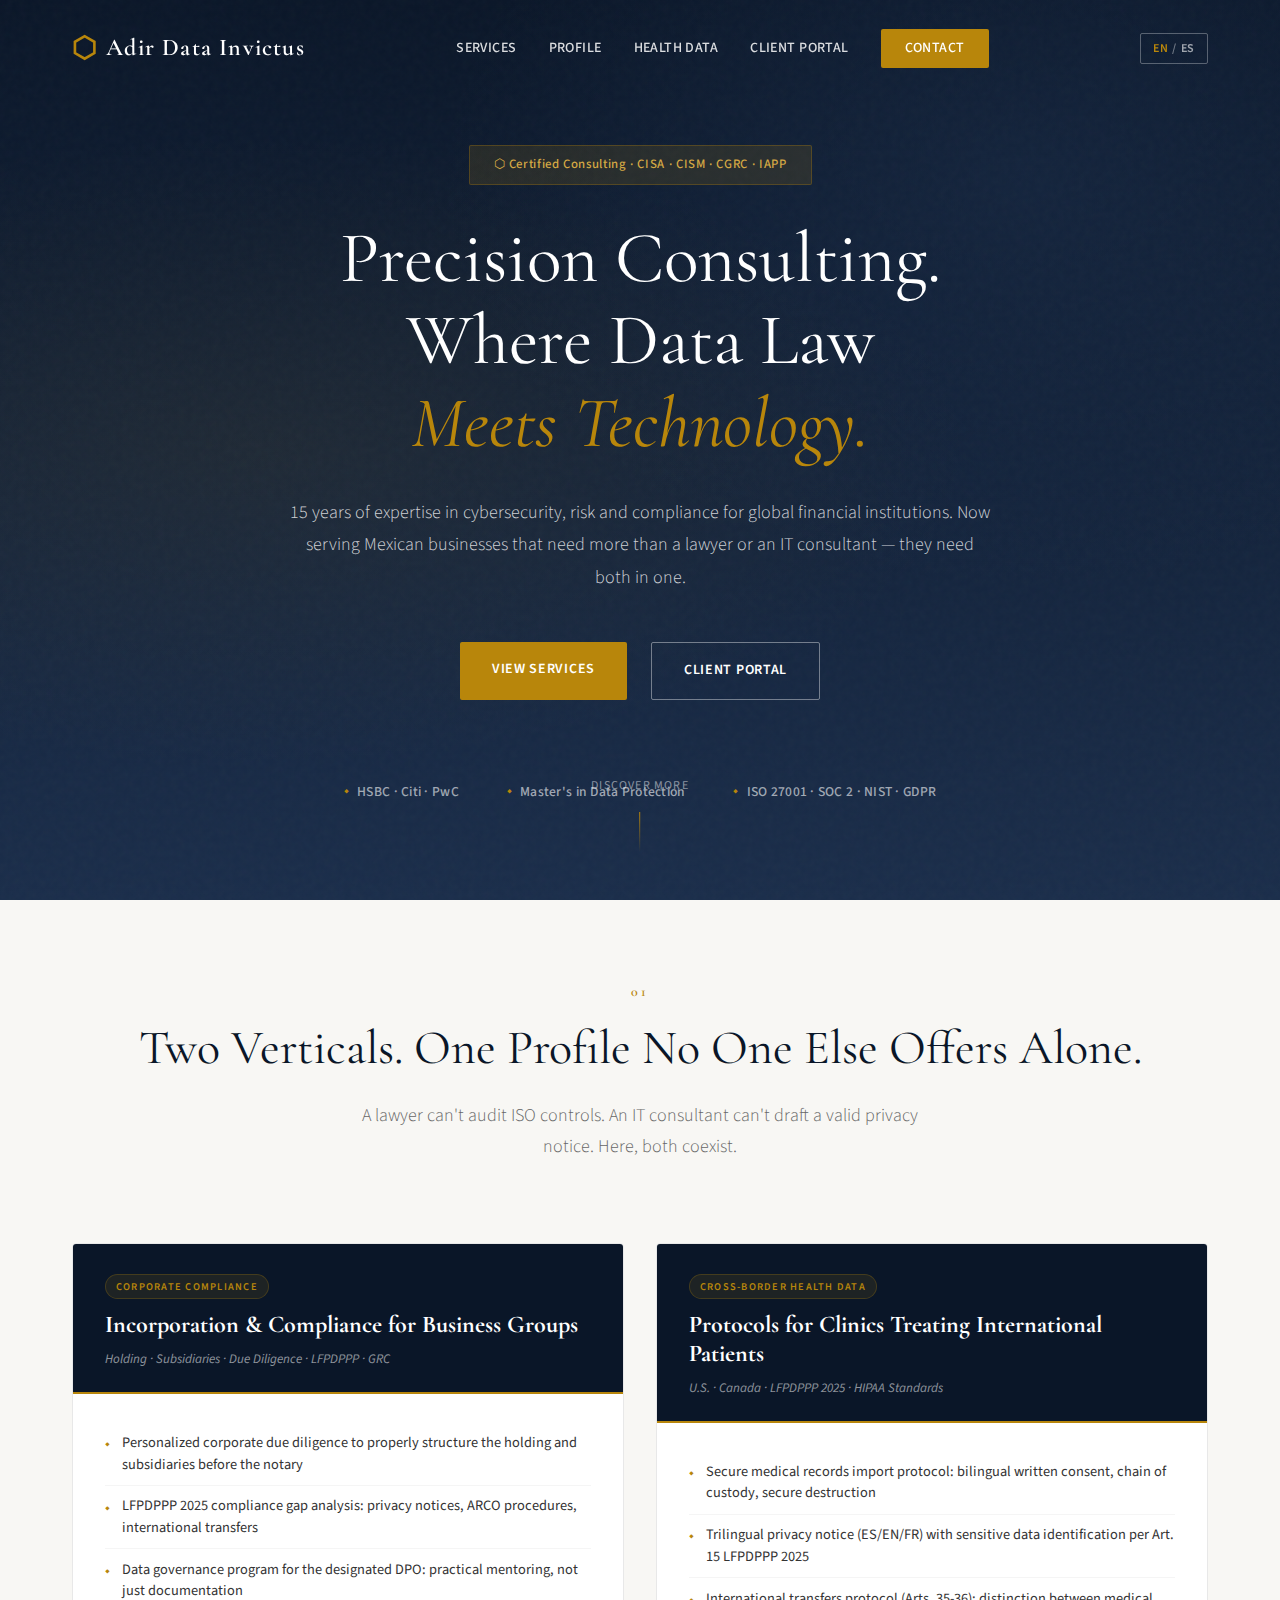
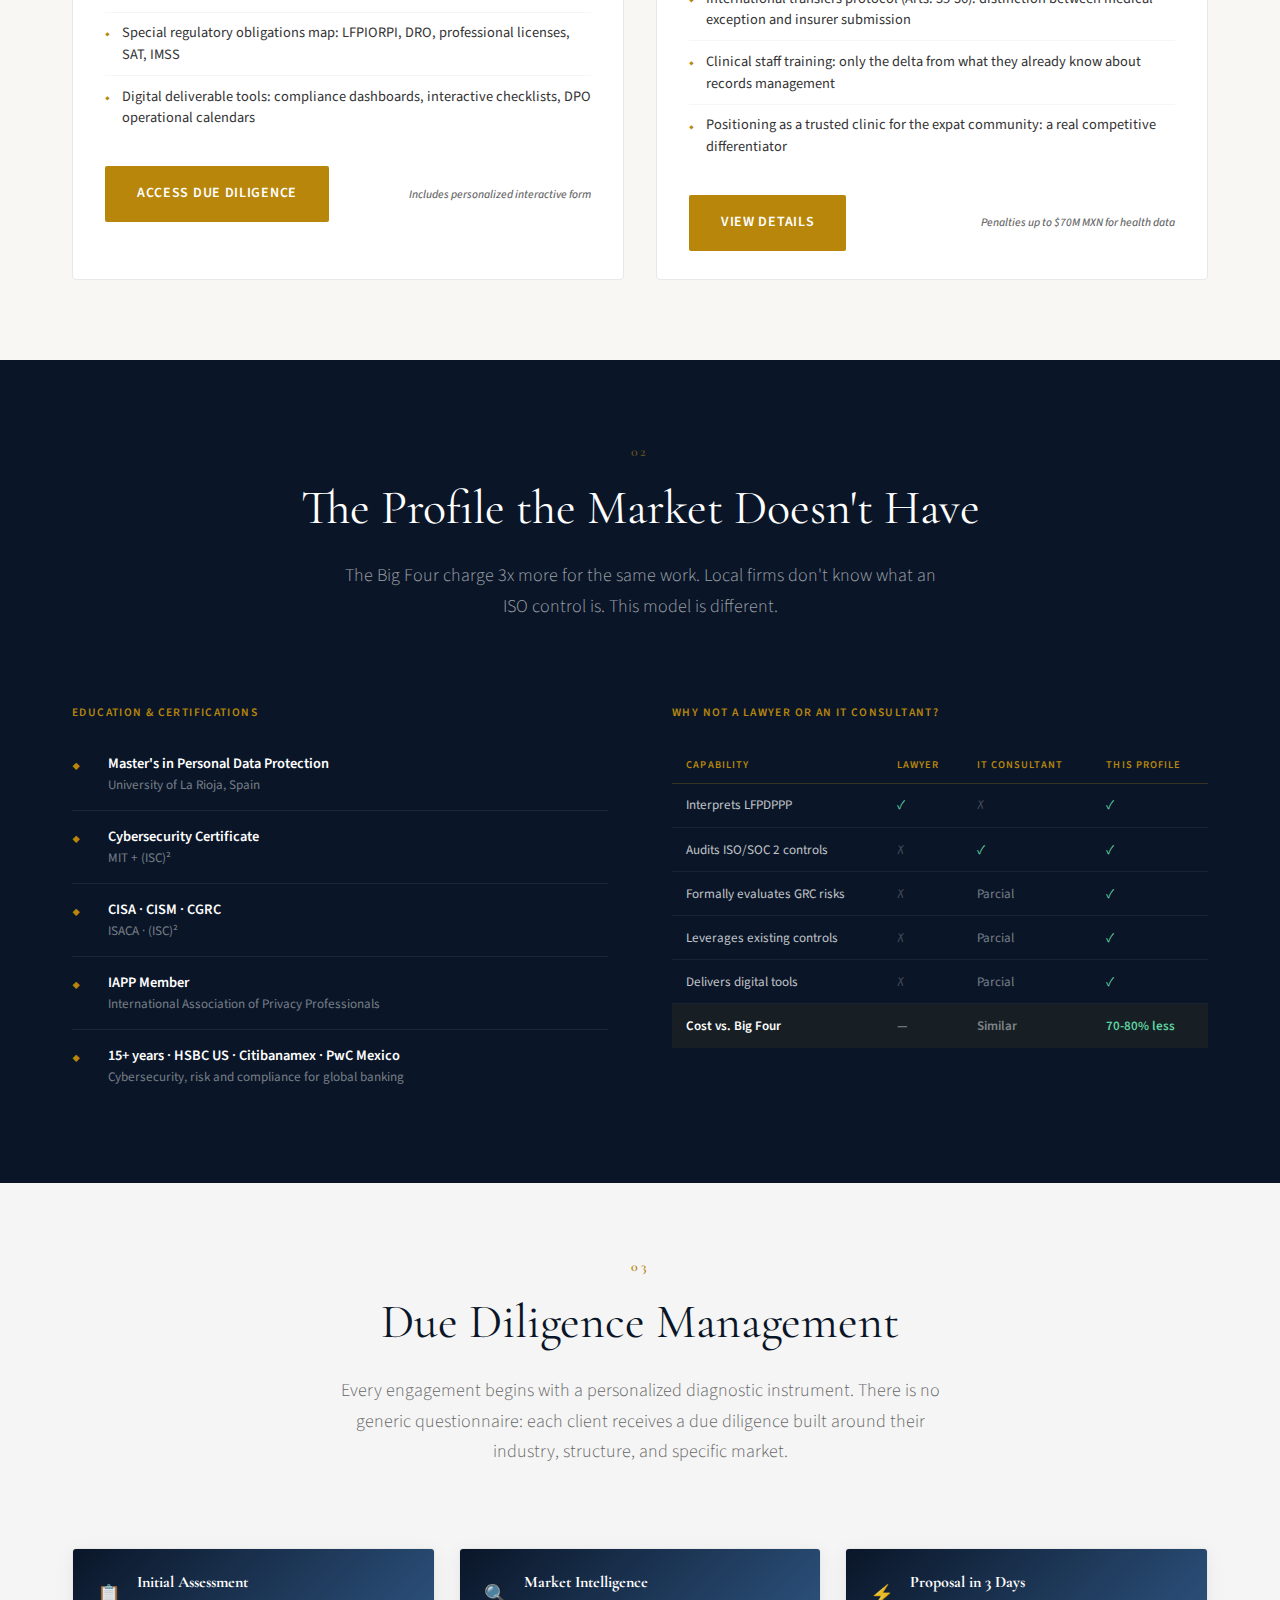
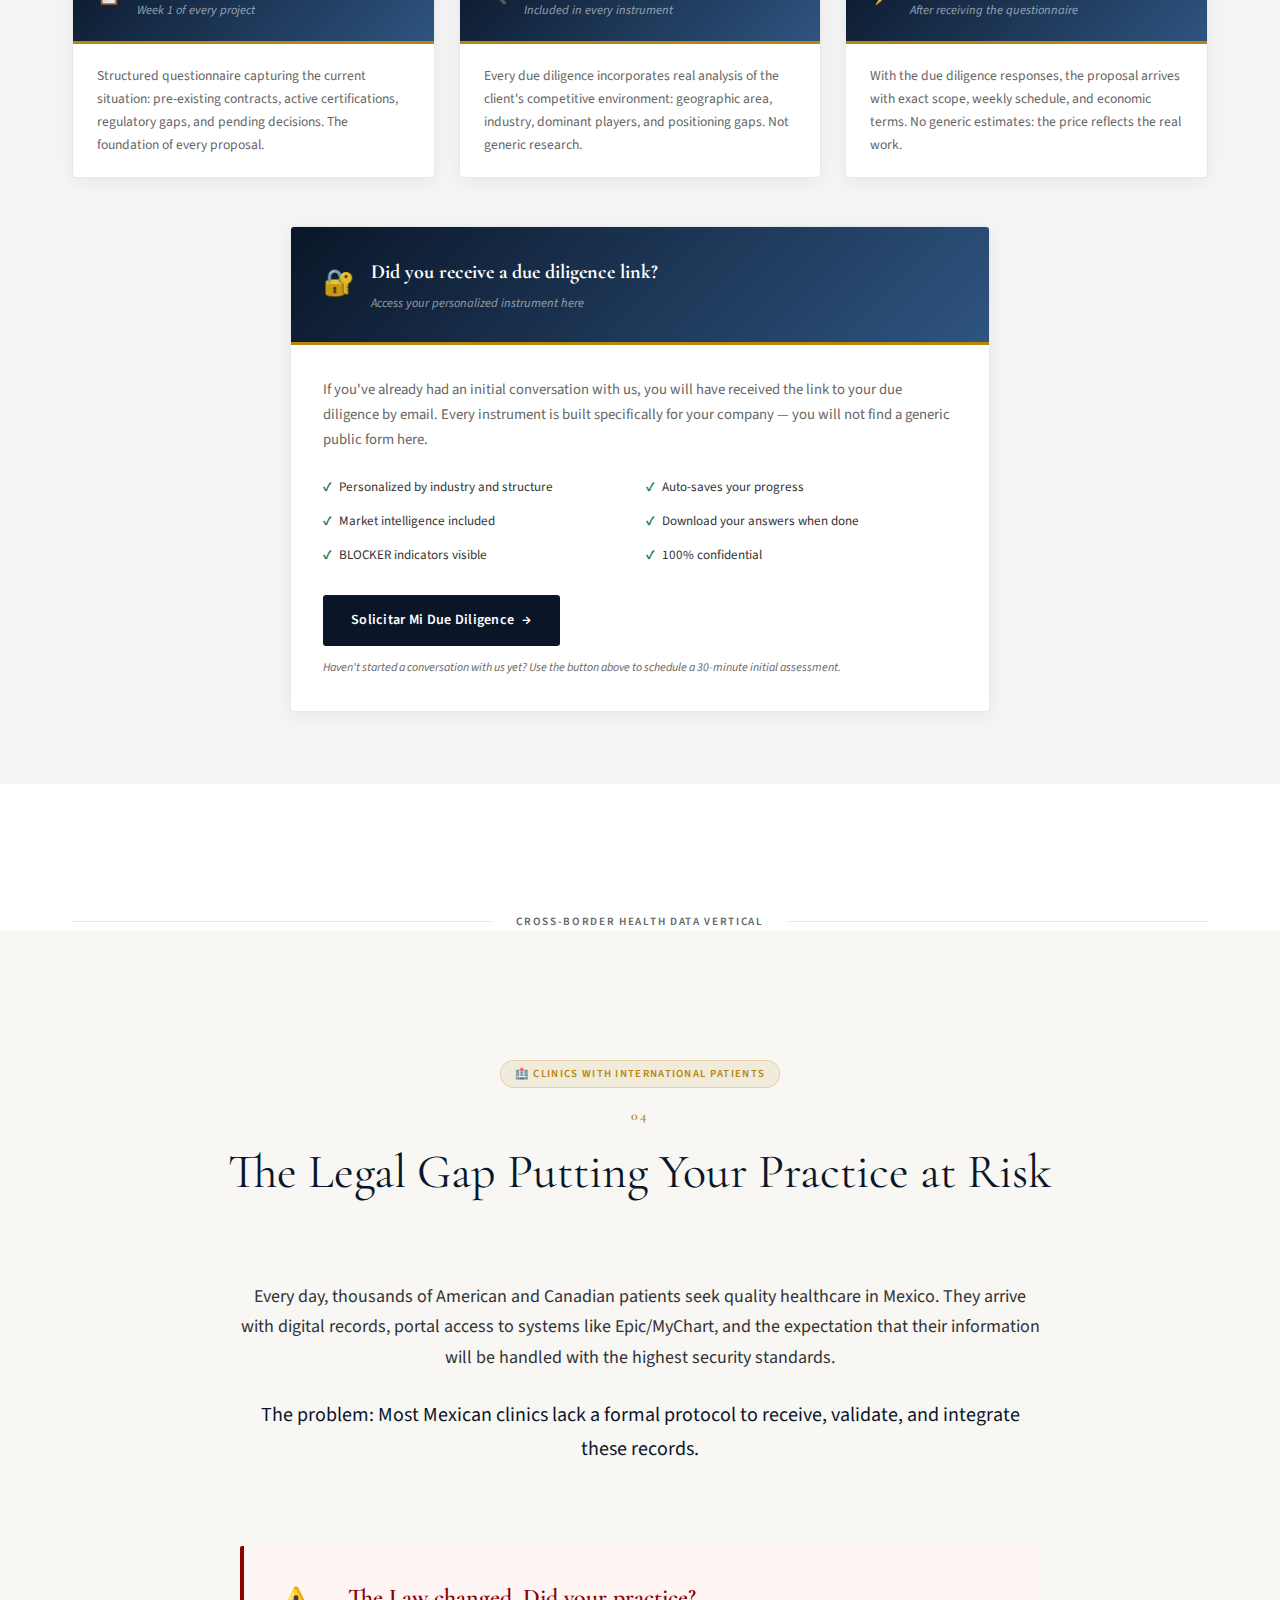
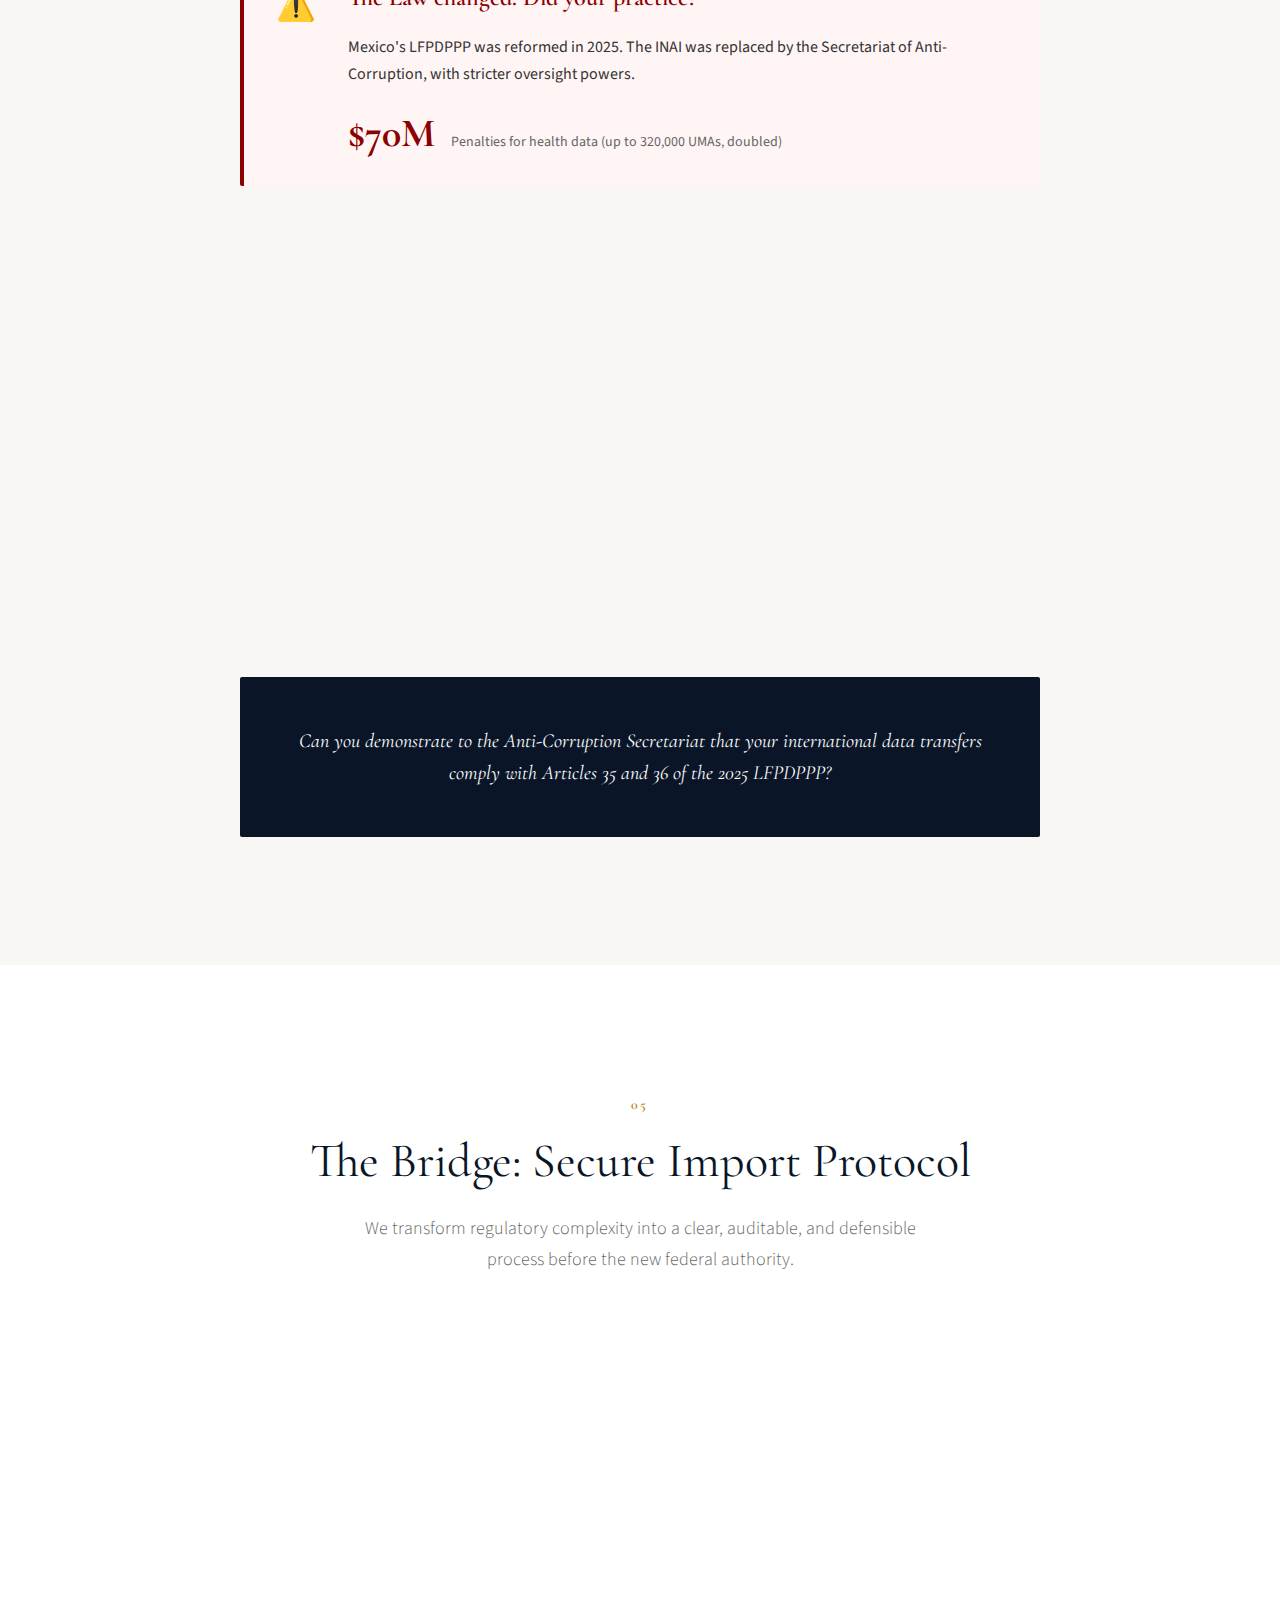
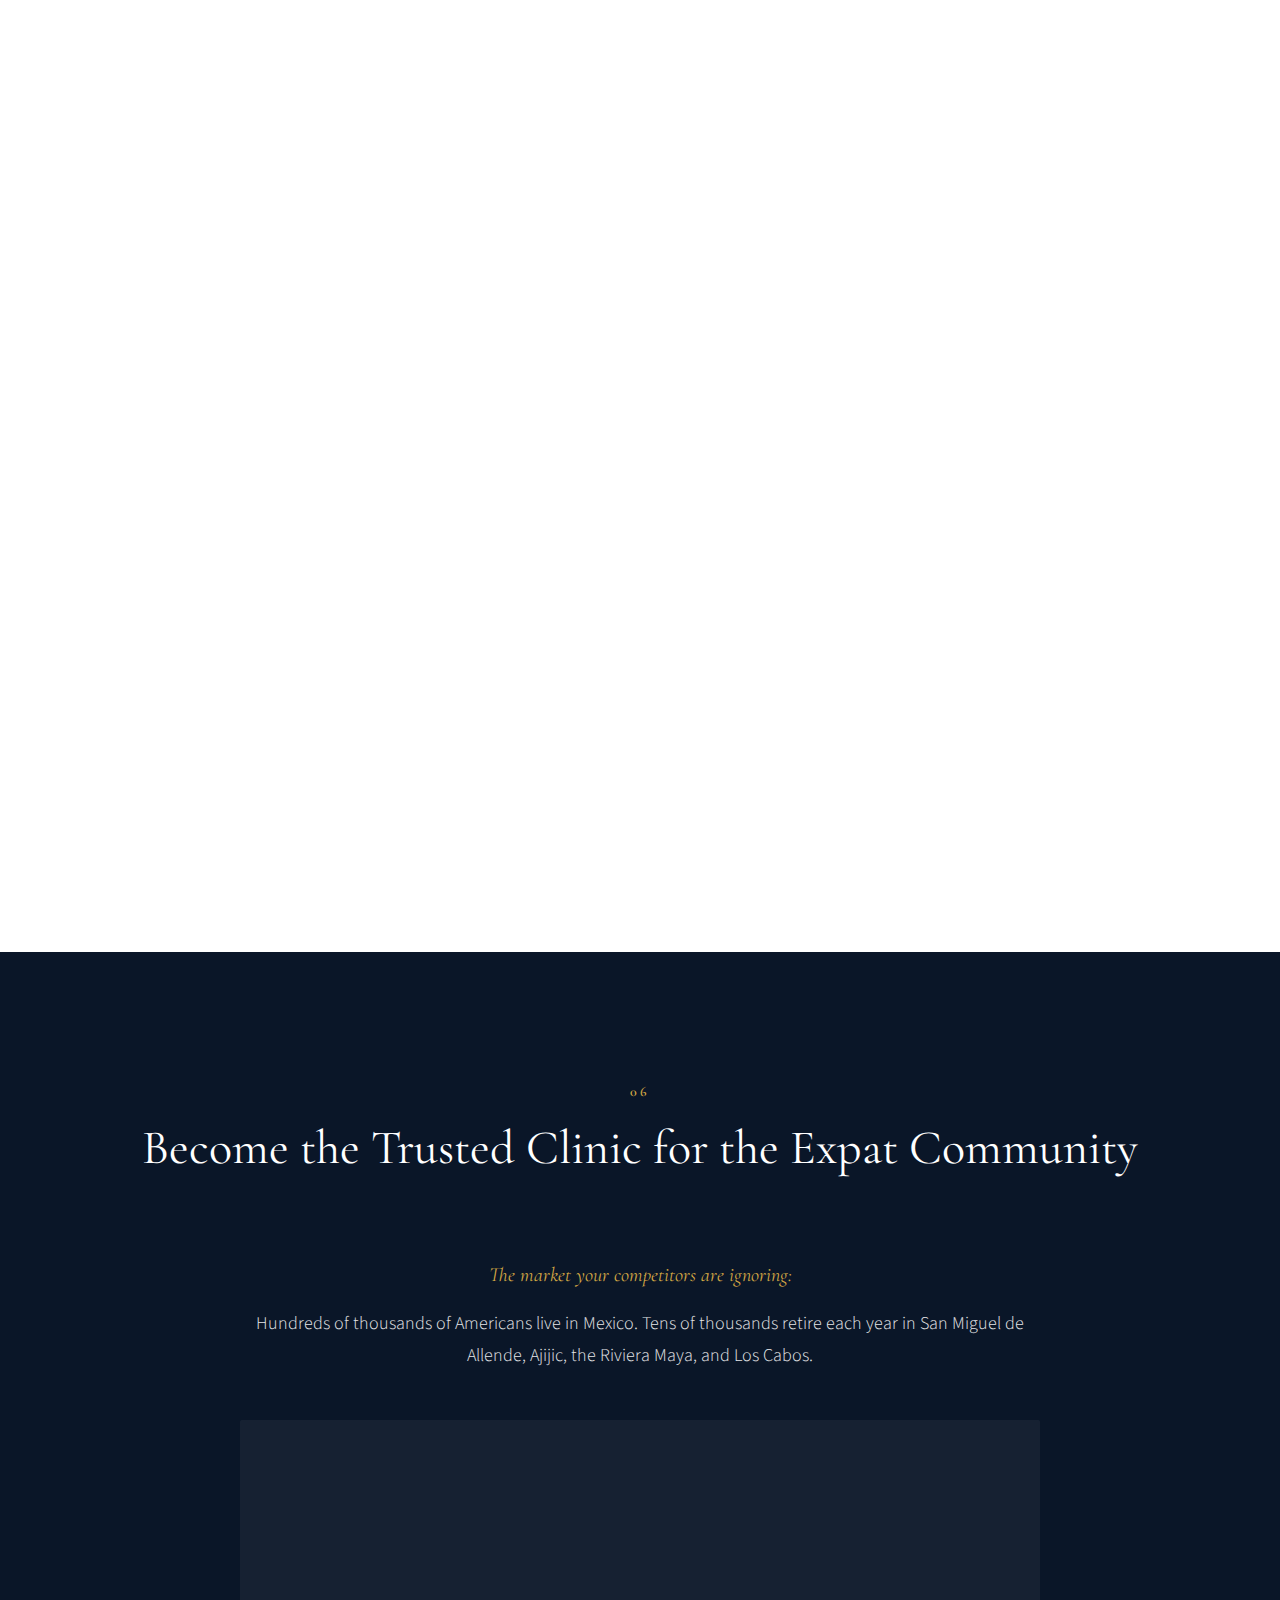
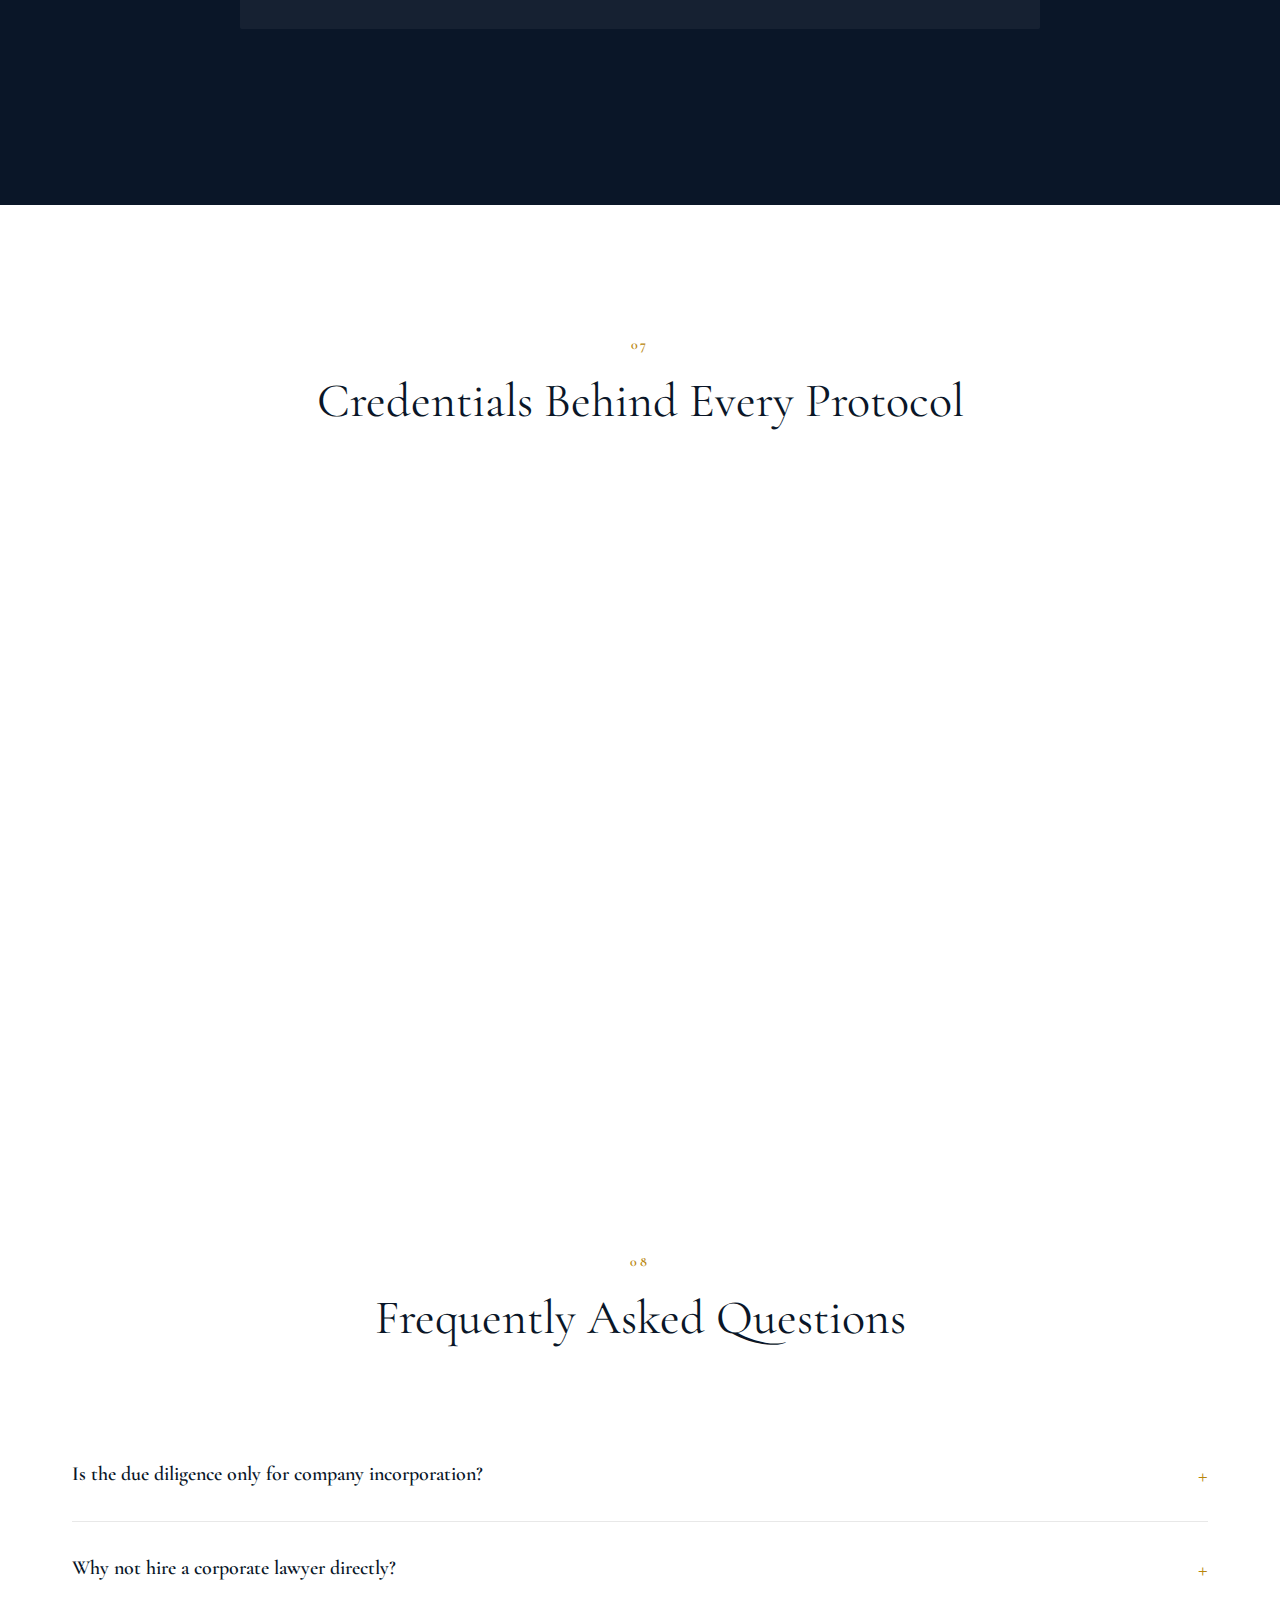
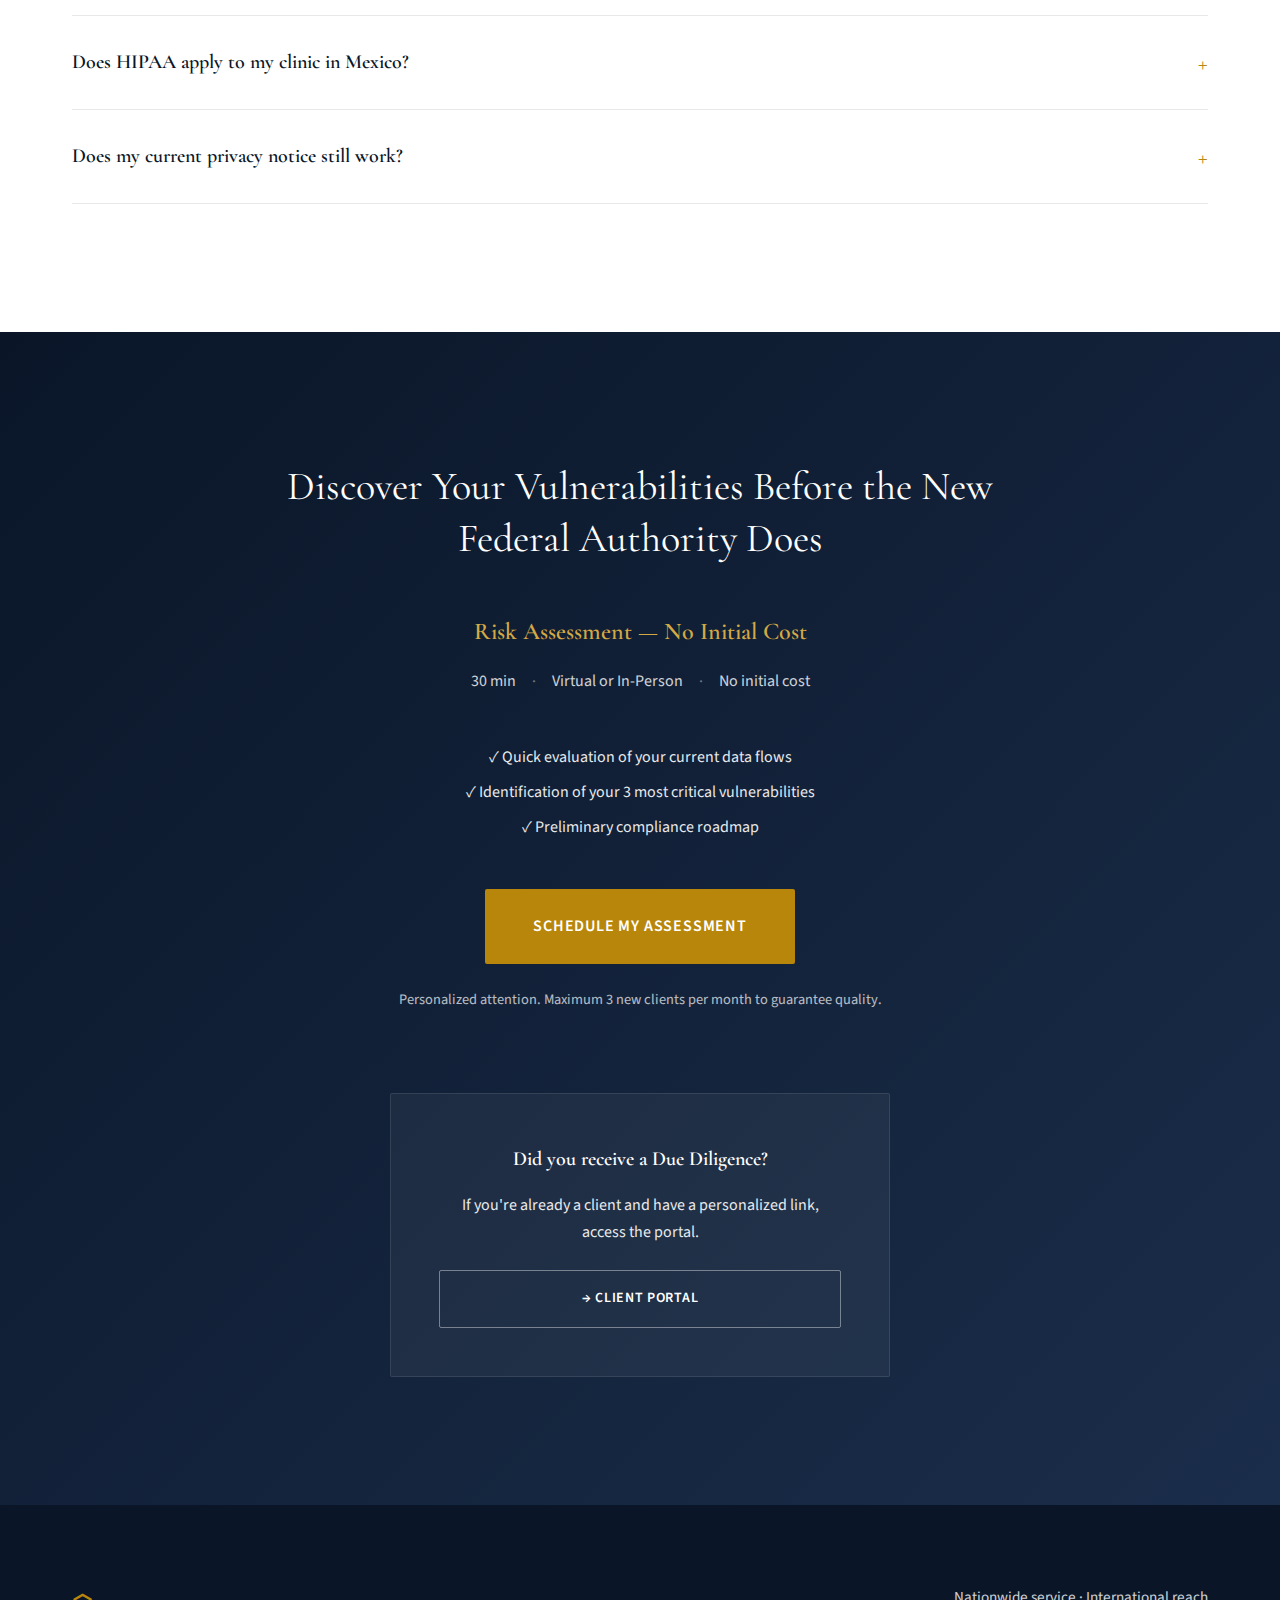
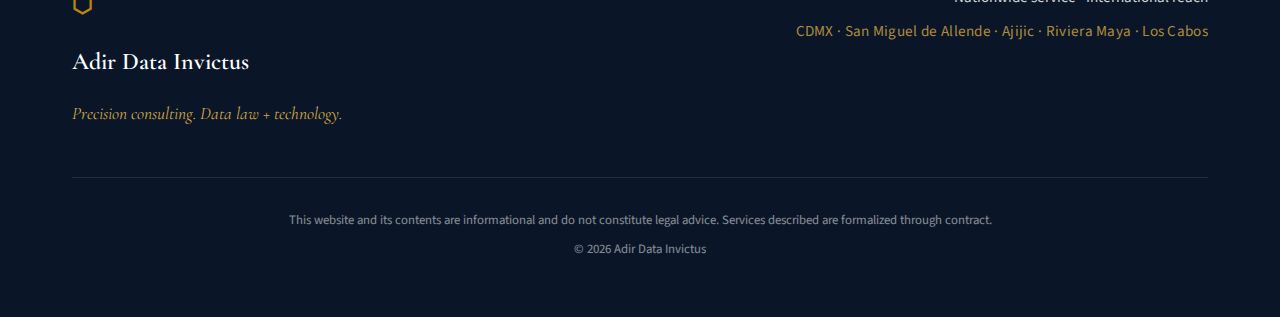
<file: index.html>
<!DOCTYPE html>
<html lang="es">
<head>
    <meta charset="UTF-8">
    <meta name="viewport" content="width=device-width, initial-scale=1.0">
    <title>Adir Data Invictus | Consultoría en Protección de Datos, GRC y Compliance Corporativo</title>
    <meta name="description" content="Consultoría híbrida: LFPDPPP 2025, protección de datos de salud transfronterizos, constitución corporativa y compliance. 15 años de experiencia HSBC · Citi · PwC.">

    <!-- Fonts -->
    <link rel="preconnect" href="https://fonts.googleapis.com">
    <link rel="preconnect" href="https://fonts.gstatic.com" crossorigin>
    <link href="https://fonts.googleapis.com/css2?family=Cormorant+Garamond:ital,wght@0,400;0,600;0,700;1,400&family=Source+Sans+3:wght@300;400;500;600&display=swap" rel="stylesheet">

    <link rel="stylesheet" href="styles.css">

    <style>
    /* ── Hub-layer additions (no overrides to existing styles) ── */

    /* Divider line between hub and CBHDC sections */
    .cbhdc-divider {
        display: flex;
        align-items: center;
        gap: 1.5rem;
        padding: 3rem 0 0;
        margin-bottom: 0;
    }
    .cbhdc-divider::before,
    .cbhdc-divider::after {
        content: '';
        flex: 1;
        height: 1px;
        background: var(--color-gray-200);
    }
    .cbhdc-divider-label {
        font-family: var(--font-body);
        font-size: 0.7rem;
        font-weight: 600;
        letter-spacing: 0.15em;
        text-transform: uppercase;
        color: var(--color-gray-600);
        white-space: nowrap;
    }

    /* ── Verticales section ── */
    .section-verticales {
        background: var(--color-off-white);
        padding: 5rem 0;
    }

    .verticales-grid {
        display: grid;
        grid-template-columns: 1fr 1fr;
        gap: 2rem;
        margin-top: 3rem;
    }

    .vertical-card {
        background: var(--color-white);
        border: 1px solid var(--color-gray-200);
        border-radius: 4px;
        overflow: hidden;
        transition: box-shadow var(--transition-medium), transform var(--transition-medium);
        position: relative;
    }
    .vertical-card:hover {
        box-shadow: 0 12px 40px rgba(0,0,0,.10);
        transform: translateY(-3px);
    }

    .vertical-card-header {
        background: var(--color-primary);
        padding: 1.75rem 2rem 1.5rem;
        position: relative;
        overflow: hidden;
    }
    .vertical-card-header::after {
        content: '';
        position: absolute;
        bottom: -1px;
        left: 0; right: 0;
        height: 3px;
        background: var(--color-accent);
    }

    .vertical-tag {
        display: inline-block;
        font-size: 0.65rem;
        font-weight: 600;
        letter-spacing: 0.12em;
        text-transform: uppercase;
        color: var(--color-accent);
        background: rgba(184,134,11,.12);
        border: 1px solid rgba(184,134,11,.25);
        padding: 3px 10px;
        border-radius: 20px;
        margin-bottom: 0.75rem;
    }

    .vertical-card-title {
        font-family: var(--font-display);
        font-size: 1.5rem;
        font-weight: 700;
        color: var(--color-white);
        line-height: 1.2;
        margin-bottom: 0.5rem;
    }

    .vertical-card-sub {
        font-size: 0.82rem;
        color: rgba(255,255,255,.55);
        font-style: italic;
    }

    .vertical-card-body {
        padding: 1.75rem 2rem;
    }

    .vertical-items {
        list-style: none;
        margin-bottom: 1.75rem;
    }
    .vertical-items li {
        display: flex;
        gap: 0.75rem;
        align-items: flex-start;
        padding: 0.6rem 0;
        border-bottom: 1px solid var(--color-gray-100);
        font-size: 0.9rem;
        color: var(--color-gray-800);
        line-height: 1.5;
    }
    .vertical-items li:last-child { border-bottom: none; }
    .vertical-items li::before {
        content: '◆';
        color: var(--color-accent);
        font-size: 0.5rem;
        margin-top: 0.45rem;
        flex-shrink: 0;
    }

    .vertical-cta-row {
        display: flex;
        align-items: center;
        justify-content: space-between;
        gap: 1rem;
        flex-wrap: wrap;
    }

    .vertical-badge {
        font-size: 0.72rem;
        font-weight: 500;
        color: var(--color-gray-600);
        font-style: italic;
    }

    /* ── Perfil diferenciador section ── */
    .section-perfil {
        background: var(--color-primary);
        padding: 5rem 0;
        color: var(--color-white);
    }
    .section-perfil .section-number { color: rgba(184,134,11,.5); }
    .section-perfil .section-title { color: var(--color-white); }

    .perfil-cols {
        display: grid;
        grid-template-columns: 1fr 1fr;
        gap: 4rem;
        margin-top: 3rem;
        align-items: start;
    }

    .cred-list {
        list-style: none;
        margin-top: 1rem;
    }
    .cred-list li {
        display: flex;
        gap: 1rem;
        padding: 0.9rem 0;
        border-bottom: 1px solid rgba(255,255,255,.07);
    }
    .cred-list li:last-child { border-bottom: none; }
    .cred-icon {
        color: var(--color-accent);
        font-size: 0.85rem;
        margin-top: 0.15rem;
        flex-shrink: 0;
        min-width: 20px;
    }
    .cred-text { font-size: 0.9rem; color: rgba(255,255,255,.8); line-height: 1.5; }
    .cred-text strong { color: var(--color-white); font-weight: 600; }

    .compare-table {
        width: 100%;
        border-collapse: collapse;
        margin-top: 1.5rem;
        font-size: 0.82rem;
    }
    .compare-table th {
        padding: 0.6rem 0.9rem;
        text-align: left;
        font-size: 0.65rem;
        font-weight: 600;
        letter-spacing: 0.1em;
        text-transform: uppercase;
        color: var(--color-accent);
        border-bottom: 1px solid rgba(184,134,11,.25);
    }
    .compare-table td {
        padding: 0.65rem 0.9rem;
        border-bottom: 1px solid rgba(255,255,255,.06);
        color: rgba(255,255,255,.75);
        vertical-align: middle;
    }
    .compare-table tr:last-child td { border-bottom: none; }
    .compare-table tr.highlight td {
        background: rgba(184,134,11,.08);
        color: var(--color-white);
        font-weight: 600;
    }
    .compare-table .check { color: #5FD4A0; }
    .compare-table .cross { color: rgba(255,255,255,.25); }

    /* ── Portal de clientes section ── */
    .section-portal {
        background: var(--color-gray-100);
        padding: 4.5rem 0;
    }

    .portal-card {
        max-width: 680px;
        margin: 2.5rem auto 0;
        background: var(--color-white);
        border: 1px solid var(--color-gray-200);
        border-radius: 4px;
        overflow: hidden;
        box-shadow: 0 4px 20px rgba(0,0,0,.06);
    }

    .portal-card-header {
        background: linear-gradient(135deg, var(--color-primary), #2E5480);
        padding: 1.75rem 2rem;
        display: flex;
        align-items: center;
        gap: 1rem;
        border-bottom: 3px solid var(--color-accent);
    }

    .portal-lock-icon {
        font-size: 1.6rem;
        opacity: 0.9;
    }

    .portal-header-text h3 {
        font-family: var(--font-display);
        font-size: 1.25rem;
        font-weight: 700;
        color: var(--color-white);
        margin-bottom: 0.25rem;
    }
    .portal-header-text p {
        font-size: 0.78rem;
        color: rgba(255,255,255,.55);
        font-style: italic;
    }

    .portal-card-body {
        padding: 2rem;
    }

    .portal-desc {
        font-size: 0.92rem;
        color: var(--color-gray-600);
        line-height: 1.7;
        margin-bottom: 1.5rem;
    }

    .portal-features {
        display: grid;
        grid-template-columns: 1fr 1fr;
        gap: 0.75rem;
        margin-bottom: 1.75rem;
    }

    .portal-feature {
        display: flex;
        align-items: center;
        gap: 0.5rem;
        font-size: 0.82rem;
        color: var(--color-gray-800);
    }
    .portal-feature::before {
        content: '✓';
        color: #1E7E4A;
        font-weight: 700;
        flex-shrink: 0;
    }

    .portal-btn {
        display: inline-flex;
        align-items: center;
        gap: 0.5rem;
        background: var(--color-primary);
        color: var(--color-white);
        font-family: var(--font-body);
        font-size: 0.88rem;
        font-weight: 600;
        padding: 0.85rem 1.75rem;
        border-radius: 3px;
        text-decoration: none;
        letter-spacing: 0.02em;
        transition: background var(--transition-fast), transform var(--transition-fast);
    }
    .portal-btn:hover {
        background: #2E5480;
        transform: translateY(-1px);
        color: var(--color-white);
    }
    .portal-btn-arrow { font-size: 0.9rem; }

    .portal-note {
        font-size: 0.75rem;
        color: var(--color-gray-600);
        font-style: italic;
        margin-top: 0.75rem;
    }

    /* ── CBHDC anchor label ── */
    .cbhdc-vertical-tag {
        display: inline-flex;
        align-items: center;
        gap: 0.5rem;
        font-size: 0.68rem;
        font-weight: 600;
        letter-spacing: 0.12em;
        text-transform: uppercase;
        background: rgba(184,134,11,.1);
        border: 1px solid rgba(184,134,11,.25);
        color: var(--color-accent);
        padding: 4px 14px;
        border-radius: 20px;
        margin-bottom: 1rem;
    }

    @media (max-width: 768px) {
        .verticales-grid { grid-template-columns: 1fr; }
        .perfil-cols { grid-template-columns: 1fr; gap: 2.5rem; }
        .portal-features { grid-template-columns: 1fr; }
        .compare-table { font-size: 0.75rem; }
        .compare-table th, .compare-table td { padding: 0.5rem 0.6rem; }
    }
    </style>
</head>
<body>

    <!-- Navigation -->
    <nav class="nav" id="nav">
        <div class="nav-container">
            <a href="#" class="nav-logo">
                <span class="logo-icon">⬡</span>
                <span class="logo-text">Adir Data Invictus</span>
            </a>
            <div class="nav-links">
                <a href="#servicios" data-es="Servicios" data-en="Services">Servicios</a>
                <a href="#perfil" data-es="Perfil" data-en="Profile">Perfil</a>
                <a href="#salud" data-es="Datos de Salud" data-en="Health Data">Datos de Salud</a>
                <a href="#portal" data-es="Portal Clientes" data-en="Client Portal">Portal Clientes</a>
                <a href="#contacto" class="nav-cta" data-es="Contacto" data-en="Contact">Contacto</a>
            </div>
            <button class="lang-toggle" id="langToggle" aria-label="Toggle language">
                <span class="lang-active">ES</span>
                <span class="lang-divider">/</span>
                <span class="lang-inactive">EN</span>
            </button>
            <button class="nav-mobile-toggle" id="mobileToggle" aria-label="Menu">
                <span></span>
                <span></span>
                <span></span>
            </button>
        </div>
    </nav>

    <!-- ══════════════════════════════════════════
         HERO — Adir Data Invictus
    ══════════════════════════════════════════ -->
    <header class="hero" id="hero">
        <div class="hero-bg"></div>
        <div class="hero-content">
            <div class="hero-badge"
                 data-es="⬡ Consultoría Certificada · CISA · CISM · CGRC · IAPP"
                 data-en="⬡ Certified Consulting · CISA · CISM · CGRC · IAPP">
                ⬡ Consultoría Certificada · CISA · CISM · CGRC · IAPP
            </div>
            <h1 class="hero-title">
                <span class="title-line"
                      data-es="Consultoría de Precisión."
                      data-en="Precision Consulting.">Consultoría de Precisión.</span>
                <span class="title-line"
                      data-es="Donde el Derecho de Datos"
                      data-en="Where Data Law">Donde el Derecho de Datos</span>
                <span class="title-line title-accent"
                      data-es="Encuentra la Tecnología."
                      data-en="Meets Technology.">Encuentra la Tecnología.</span>
            </h1>
            <p class="hero-subtitle"
               data-es="15 años de experiencia en ciberseguridad, riesgo y cumplimiento para instituciones financieras globales. Hoy al servicio de empresas mexicanas que necesitan más que un abogado o un consultor TI: necesitan los dos juntos."
               data-en="15 years of expertise in cybersecurity, risk and compliance for global financial institutions. Now serving Mexican businesses that need more than a lawyer or an IT consultant — they need both in one.">
                15 años de experiencia en ciberseguridad, riesgo y cumplimiento para instituciones financieras globales. Hoy al servicio de empresas mexicanas que necesitan más que un abogado o un consultor TI: necesitan los dos juntos.
            </p>
            <div class="hero-cta-group">
                <a href="#servicios" class="btn btn-primary"
                   data-es="Ver Servicios"
                   data-en="View Services">Ver Servicios</a>
                <a href="#portal" class="btn btn-secondary"
                   data-es="Portal de Clientes"
                   data-en="Client Portal">Portal de Clientes</a>
            </div>
            <div class="hero-credentials">
                <div class="credential">
                    <span class="credential-icon">◆</span>
                    <span data-es="HSBC · Citi · PwC" data-en="HSBC · Citi · PwC">HSBC · Citi · PwC</span>
                </div>
                <div class="credential">
                    <span class="credential-icon">◆</span>
                    <span data-es="Maestría en Protección de Datos" data-en="Master's in Data Protection">Maestría en Protección de Datos</span>
                </div>
                <div class="credential">
                    <span class="credential-icon">◆</span>
                    <span data-es="ISO 27001 · SOC 2 · NIST · GDPR" data-en="ISO 27001 · SOC 2 · NIST · GDPR">ISO 27001 · SOC 2 · NIST · GDPR</span>
                </div>
            </div>
        </div>
        <div class="hero-scroll">
            <span data-es="Descubra más" data-en="Discover more">Descubra más</span>
            <div class="scroll-indicator"></div>
        </div>
    </header>

    <!-- ══════════════════════════════════════════
         SECTION 01 — VERTICALES DE SERVICIO
    ══════════════════════════════════════════ -->
    <section class="section-verticales" id="servicios">
        <div class="container">
            <div class="section-header">
                <span class="section-number">01</span>
                <h2 class="section-title"
                    data-es="Dos Verticales. Un Perfil que Ninguno Ofrece Solo."
                    data-en="Two Verticals. One Profile No One Else Offers Alone.">Dos Verticales. Un Perfil que Ninguno Ofrece Solo.</h2>
                <p class="section-subtitle"
                   data-es="Un abogado no sabe auditar controles ISO. Un consultor TI no puede redactar un aviso de privacidad válido. Aquí conviven los dos."
                   data-en="A lawyer can't audit ISO controls. An IT consultant can't draft a valid privacy notice. Here, both coexist.">
                    Un abogado no sabe auditar controles ISO. Un consultor TI no puede redactar un aviso de privacidad válido. Aquí conviven los dos.
                </p>
            </div>

            <div class="verticales-grid">

                <!-- Vertical 1: Corporativo -->
                <div class="vertical-card">
                    <div class="vertical-card-header">
                        <span class="vertical-tag"
                              data-es="Compliance Corporativo"
                              data-en="Corporate Compliance">Compliance Corporativo</span>
                        <h3 class="vertical-card-title"
                            data-es="Constitución y Cumplimiento para Grupos Empresariales"
                            data-en="Incorporation & Compliance for Business Groups">Constitución y Cumplimiento para Grupos Empresariales</h3>
                        <p class="vertical-card-sub"
                           data-es="Holding · Subsidiarias · Due Diligence · LFPDPPP · GRC"
                           data-en="Holding · Subsidiaries · Due Diligence · LFPDPPP · GRC">
                           Holding · Subsidiarias · Due Diligence · LFPDPPP · GRC</p>
                    </div>
                    <div class="vertical-card-body">
                        <ul class="vertical-items">
                            <li data-es="Due diligence corporativo personalizado para estructurar correctamente la holding y sus subsidiarias antes de acudir al notario"
                                data-en="Personalized corporate due diligence to properly structure the holding and subsidiaries before the notary">
                                Due diligence corporativo personalizado para estructurar correctamente la holding y sus subsidiarias antes de acudir al notario</li>
                            <li data-es="Gap analysis de cumplimiento LFPDPPP 2025: avisos de privacidad, procedimientos ARCO, transferencias internacionales"
                                data-en="LFPDPPP 2025 compliance gap analysis: privacy notices, ARCO procedures, international transfers">
                                Gap analysis de cumplimiento LFPDPPP 2025: avisos de privacidad, procedimientos ARCO, transferencias internacionales</li>
                            <li data-es="Programa de gobierno de datos para el DPO designado: mentoring práctico, no solo documentación"
                                data-en="Data governance program for the designated DPO: practical mentoring, not just documentation">
                                Programa de gobierno de datos para el DPO designado: mentoring práctico, no solo documentación</li>
                            <li data-es="Mapa de obligaciones regulatorias especiales: LFPIORPI, DRO, cédulas, SAT, IMSS"
                                data-en="Special regulatory obligations map: LFPIORPI, DRO, professional licenses, SAT, IMSS">
                                Mapa de obligaciones regulatorias especiales: LFPIORPI, DRO, cédulas, SAT, IMSS</li>
                            <li data-es="Herramientas digitales entregables: dashboards de cumplimiento, checklists interactivos, calendarios operativos del DPO"
                                data-en="Digital deliverable tools: compliance dashboards, interactive checklists, DPO operational calendars">
                                Herramientas digitales entregables: dashboards de cumplimiento, checklists interactivos, calendarios operativos del DPO</li>
                        </ul>
                        <div class="vertical-cta-row">
                            <a href="#portal" class="btn btn-primary"
                               data-es="Acceder al Due Diligence"
                               data-en="Access Due Diligence">Acceder al Due Diligence</a>
                            <span class="vertical-badge"
                                  data-es="Incluye formulario interactivo personalizado"
                                  data-en="Includes personalized interactive form">Incluye formulario interactivo personalizado</span>
                        </div>
                    </div>
                </div>

                <!-- Vertical 2: Salud -->
                <div class="vertical-card">
                    <div class="vertical-card-header">
                        <span class="vertical-tag"
                              data-es="Datos de Salud Transfronterizos"
                              data-en="Cross-Border Health Data">Datos de Salud Transfronterizos</span>
                        <h3 class="vertical-card-title"
                            data-es="Protocolos para Clínicas que Atienden Pacientes Internacionales"
                            data-en="Protocols for Clinics Treating International Patients">Protocolos para Clínicas que Atienden Pacientes Internacionales</h3>
                        <p class="vertical-card-sub"
                           data-es="EE.UU. · Canadá · LFPDPPP 2025 · HIPAA Standards"
                           data-en="U.S. · Canada · LFPDPPP 2025 · HIPAA Standards">
                           EE.UU. · Canadá · LFPDPPP 2025 · HIPAA Standards</p>
                    </div>
                    <div class="vertical-card-body">
                        <ul class="vertical-items">
                            <li data-es="Protocolo de importación segura de expedientes médicos: consentimiento escrito bilingüe, cadena de custodia, destrucción segura"
                                data-en="Secure medical records import protocol: bilingual written consent, chain of custody, secure destruction">
                                Protocolo de importación segura de expedientes médicos: consentimiento escrito bilingüe, cadena de custodia, destrucción segura</li>
                            <li data-es="Aviso de privacidad trilingüe (ES/EN/FR) con identificación de datos sensibles conforme al Art. 15 LFPDPPP 2025"
                                data-en="Trilingual privacy notice (ES/EN/FR) with sensitive data identification per Art. 15 LFPDPPP 2025">
                                Aviso de privacidad trilingüe (ES/EN/FR) con identificación de datos sensibles conforme al Art. 15 LFPDPPP 2025</li>
                            <li data-es="Protocolo de transferencias internacionales (Arts. 35-36): distinción entre excepción médica y envío a aseguradoras"
                                data-en="International transfers protocol (Arts. 35-36): distinction between medical exception and insurer submission">
                                Protocolo de transferencias internacionales (Arts. 35-36): distinción entre excepción médica y envío a aseguradoras</li>
                            <li data-es="Capacitación al personal clínico: sólo el delta respecto a lo que ya saben de manejo de expedientes"
                                data-en="Clinical staff training: only the delta from what they already know about records management">
                                Capacitación al personal clínico: sólo el delta respecto a lo que ya saben de manejo de expedientes</li>
                            <li data-es="Posicionamiento como clínica de confianza ante la comunidad expat: diferenciador competitivo real"
                                data-en="Positioning as a trusted clinic for the expat community: a real competitive differentiator">
                                Posicionamiento como clínica de confianza ante la comunidad expat: diferenciador competitivo real</li>
                        </ul>
                        <div class="vertical-cta-row">
                            <a href="#salud" class="btn btn-primary"
                               data-es="Ver Detalles"
                               data-en="View Details">Ver Detalles</a>
                            <span class="vertical-badge"
                                  data-es="Multas hasta $70M MXN en datos de salud"
                                  data-en="Penalties up to $70M MXN for health data">Multas hasta $70M MXN en datos de salud</span>
                        </div>
                    </div>
                </div>

            </div>
        </div>
    </section>

    <!-- ══════════════════════════════════════════
         SECTION 02 — PERFIL DIFERENCIADOR
    ══════════════════════════════════════════ -->
    <section class="section-perfil" id="perfil">
        <div class="container">
            <div class="section-header">
                <span class="section-number">02</span>
                <h2 class="section-title"
                    data-es="El Perfil que el Mercado no Tiene"
                    data-en="The Profile the Market Doesn't Have">El Perfil que el Mercado no Tiene</h2>
                <p class="section-subtitle" style="color:rgba(255,255,255,.6);"
                   data-es="Las Big Four cobran el mismo trabajo 3 veces más. Los despachos locales no saben qué es un control ISO. Este modelo es diferente."
                   data-en="The Big Four charge 3x more for the same work. Local firms don't know what an ISO control is. This model is different.">
                    Las Big Four cobran el mismo trabajo 3 veces más. Los despachos locales no saben qué es un control ISO. Este modelo es diferente.
                </p>
            </div>

            <div class="perfil-cols">

                <!-- Columna izquierda: Credenciales -->
                <div>
                    <p style="font-size:0.72rem;font-weight:600;letter-spacing:.12em;text-transform:uppercase;color:var(--color-accent);margin-bottom:0.5rem;"
                       data-es="FORMACIÓN Y CERTIFICACIONES"
                       data-en="EDUCATION & CERTIFICATIONS">FORMACIÓN Y CERTIFICACIONES</p>
                    <ul class="cred-list">
                        <li>
                            <span class="cred-icon">◆</span>
                            <span class="cred-text"><strong data-es="Maestría en Protección de Datos Personales" data-en="Master's in Personal Data Protection">Maestría en Protección de Datos Personales</strong><br>
                            <span style="font-size:.82rem;color:rgba(255,255,255,.45);" data-es="Universidad de La Rioja, España" data-en="University of La Rioja, Spain">Universidad de La Rioja, España</span></span>
                        </li>
                        <li>
                            <span class="cred-icon">◆</span>
                            <span class="cred-text"><strong data-es="Certificado en Ciberseguridad" data-en="Cybersecurity Certificate">Certificado en Ciberseguridad</strong><br>
                            <span style="font-size:.82rem;color:rgba(255,255,255,.45);">MIT + (ISC)²</span></span>
                        </li>
                        <li>
                            <span class="cred-icon">◆</span>
                            <span class="cred-text"><strong>CISA · CISM · CGRC</strong><br>
                            <span style="font-size:.82rem;color:rgba(255,255,255,.45);" data-es="ISACA · (ISC)²" data-en="ISACA · (ISC)²">ISACA · (ISC)²</span></span>
                        </li>
                        <li>
                            <span class="cred-icon">◆</span>
                            <span class="cred-text"><strong data-es="Miembro IAPP" data-en="IAPP Member">Miembro IAPP</strong><br>
                            <span style="font-size:.82rem;color:rgba(255,255,255,.45);" data-es="International Association of Privacy Professionals" data-en="International Association of Privacy Professionals">International Association of Privacy Professionals</span></span>
                        </li>
                        <li>
                            <span class="cred-icon">◆</span>
                            <span class="cred-text"><strong data-es="15+ años · HSBC US · Citibanamex · PwC México" data-en="15+ years · HSBC US · Citibanamex · PwC Mexico">15+ años · HSBC US · Citibanamex · PwC México</strong><br>
                            <span style="font-size:.82rem;color:rgba(255,255,255,.45);" data-es="Ciberseguridad, riesgo y cumplimiento para banca global" data-en="Cybersecurity, risk and compliance for global banking">Ciberseguridad, riesgo y cumplimiento para banca global</span></span>
                        </li>
                    </ul>
                </div>

                <!-- Columna derecha: Tabla comparativa -->
                <div>
                    <p style="font-size:0.72rem;font-weight:600;letter-spacing:.12em;text-transform:uppercase;color:var(--color-accent);margin-bottom:0.5rem;"
                       data-es="¿POR QUÉ NO UN ABOGADO O UN CONSULTOR TI?"
                       data-en="WHY NOT A LAWYER OR AN IT CONSULTANT?">¿POR QUÉ NO UN ABOGADO O UN CONSULTOR TI?</p>
                    <table class="compare-table">
                        <thead>
                            <tr>
                                <th data-es="Capacidad" data-en="Capability">Capacidad</th>
                                <th data-es="Abogado" data-en="Lawyer">Abogado</th>
                                <th data-es="Consultor TI" data-en="IT Consultant">Consultor TI</th>
                                <th data-es="Este Perfil" data-en="This Profile">Este Perfil</th>
                            </tr>
                        </thead>
                        <tbody>
                            <tr>
                                <td data-es="Interpreta LFPDPPP" data-en="Interprets LFPDPPP">Interpreta LFPDPPP</td>
                                <td class="check">✓</td><td class="cross">✗</td><td class="check">✓</td>
                            </tr>
                            <tr>
                                <td data-es="Audita controles ISO/SOC 2" data-en="Audits ISO/SOC 2 controls">Audita controles ISO/SOC 2</td>
                                <td class="cross">✗</td><td class="check">✓</td><td class="check">✓</td>
                            </tr>
                            <tr>
                                <td data-es="Evalúa riesgos GRC formalmente" data-en="Formally evaluates GRC risks">Evalúa riesgos GRC formalmente</td>
                                <td class="cross">✗</td><td style="color:rgba(255,255,255,.45);">Parcial</td><td class="check">✓</td>
                            </tr>
                            <tr>
                                <td data-es="Aprovecha controles existentes" data-en="Leverages existing controls">Aprovecha controles existentes</td>
                                <td class="cross">✗</td><td style="color:rgba(255,255,255,.45);">Parcial</td><td class="check">✓</td>
                            </tr>
                            <tr>
                                <td data-es="Entrega herramientas digitales" data-en="Delivers digital tools">Entrega herramientas digitales</td>
                                <td class="cross">✗</td><td style="color:rgba(255,255,255,.45);">Parcial</td><td class="check">✓</td>
                            </tr>
                            <tr class="highlight">
                                <td data-es="Costo vs Big Four" data-en="Cost vs. Big Four">Costo vs Big Four</td>
                                <td style="color:rgba(255,255,255,.45);">—</td>
                                <td style="color:rgba(255,255,255,.45);">Similar</td>
                                <td style="color:#5FD4A0;" data-es="70-80% menos" data-en="70-80% less">70-80% menos</td>
                            </tr>
                        </tbody>
                    </table>
                </div>

            </div>
        </div>
    </section>

    <!-- ══════════════════════════════════════════
         PORTAL DE CLIENTES
    ══════════════════════════════════════════ -->
    <section class="section-portal" id="portal">
        <div class="container">
            <div class="section-header">
                <span class="section-number">03</span>
                <h2 class="section-title"
                    data-es="Gestión de Due Diligence"
                    data-en="Due Diligence Management">Gestión de Due Diligence</h2>
                <p class="section-subtitle"
                   data-es="Cada proyecto inicia con un instrumento de diagnóstico personalizado. No existe un cuestionario genérico: cada cliente recibe un due diligence construido sobre su industria, su estructura y su mercado específico."
                   data-en="Every engagement begins with a personalized diagnostic instrument. There is no generic questionnaire: each client receives a due diligence built around their industry, structure, and specific market.">
                    Cada proyecto inicia con un instrumento de diagnóstico personalizado. No existe un cuestionario genérico: cada cliente recibe un due diligence construido sobre su industria, su estructura y su mercado específico.
                </p>
            </div>

            <!-- Cómo funciona -->
            <div style="display:grid; grid-template-columns: repeat(3,1fr); gap:1.5rem; margin-bottom:3rem;">

                <div class="portal-card" style="margin:0;">
                    <div class="portal-card-header" style="padding:1.25rem 1.5rem;">
                        <span class="portal-lock-icon" style="font-size:1.2rem;">📋</span>
                        <div class="portal-header-text">
                            <h3 style="font-size:1rem;"
                                data-es="Diagnóstico Inicial"
                                data-en="Initial Assessment">Diagnóstico Inicial</h3>
                            <p data-es="Semana 1 de cada proyecto"
                               data-en="Week 1 of every project">Semana 1 de cada proyecto</p>
                        </div>
                    </div>
                    <div class="portal-card-body" style="padding:1.25rem 1.5rem;">
                        <p class="portal-desc" style="font-size:0.85rem; margin-bottom:0;"
                           data-es="Cuestionario estructurado que captura la situación actual: contratos preexistentes, certificaciones vigentes, brechas regulatorias y decisiones pendientes. La base de toda propuesta."
                           data-en="Structured questionnaire capturing the current situation: pre-existing contracts, active certifications, regulatory gaps, and pending decisions. The foundation of every proposal.">
                            Cuestionario estructurado que captura la situación actual: contratos preexistentes, certificaciones vigentes, brechas regulatorias y decisiones pendientes. La base de toda propuesta.
                        </p>
                    </div>
                </div>

                <div class="portal-card" style="margin:0;">
                    <div class="portal-card-header" style="padding:1.25rem 1.5rem;">
                        <span class="portal-lock-icon" style="font-size:1.2rem;">🔍</span>
                        <div class="portal-header-text">
                            <h3 style="font-size:1rem;"
                                data-es="Inteligencia de Mercado"
                                data-en="Market Intelligence">Inteligencia de Mercado</h3>
                            <p data-es="Incluido en cada instrumento"
                               data-en="Included in every instrument">Incluido en cada instrumento</p>
                        </div>
                    </div>
                    <div class="portal-card-body" style="padding:1.25rem 1.5rem;">
                        <p class="portal-desc" style="font-size:0.85rem; margin-bottom:0;"
                           data-es="Cada due diligence incorpora análisis real del entorno competitivo del cliente: zona geográfica, industria, actores dominantes y brechas de posicionamiento. No es investigación genérica."
                           data-en="Every due diligence incorporates real analysis of the client's competitive environment: geographic area, industry, dominant players, and positioning gaps. Not generic research.">
                            Cada due diligence incorpora análisis real del entorno competitivo del cliente: zona geográfica, industria, actores dominantes y brechas de posicionamiento. No es investigación genérica.
                        </p>
                    </div>
                </div>

                <div class="portal-card" style="margin:0;">
                    <div class="portal-card-header" style="padding:1.25rem 1.5rem;">
                        <span class="portal-lock-icon" style="font-size:1.2rem;">⚡</span>
                        <div class="portal-header-text">
                            <h3 style="font-size:1rem;"
                                data-es="Propuesta en 3 Días"
                                data-en="Proposal in 3 Days">Propuesta en 3 Días</h3>
                            <p data-es="Post-recepción del cuestionario"
                               data-en="After receiving the questionnaire">Post-recepción del cuestionario</p>
                        </div>
                    </div>
                    <div class="portal-card-body" style="padding:1.25rem 1.5rem;">
                        <p class="portal-desc" style="font-size:0.85rem; margin-bottom:0;"
                           data-es="Con las respuestas del due diligence, la propuesta llega con alcance exacto, cronograma semanal y condiciones económicas. Sin estimados genéricos: el precio refleja el trabajo real."
                           data-en="With the due diligence responses, the proposal arrives with exact scope, weekly schedule, and economic terms. No generic estimates: the price reflects the real work.">
                            Con las respuestas del due diligence, la propuesta llega con alcance exacto, cronograma semanal y condiciones económicas. Sin estimados genéricos: el precio refleja el trabajo real.
                        </p>
                    </div>
                </div>

            </div>

            <!-- Instrumento técnico -->
            <div class="portal-card" style="max-width:700px; margin:0 auto;">
                <div class="portal-card-header">
                    <span class="portal-lock-icon">🔐</span>
                    <div class="portal-header-text">
                        <h3 data-es="¿Recibió un enlace de due diligence?"
                            data-en="Did you receive a due diligence link?">¿Recibió un enlace de due diligence?</h3>
                        <p data-es="Acceda a su instrumento personalizado aquí"
                           data-en="Access your personalized instrument here">Acceda a su instrumento personalizado aquí</p>
                    </div>
                </div>
                <div class="portal-card-body">
                    <p class="portal-desc"
                       data-es="Si ya sostuvo una conversación inicial con nosotros, habrá recibido por correo el enlace a su due diligence. Cada instrumento está construido específicamente para su empresa — no encontrará aquí un formulario público genérico."
                       data-en="If you've already had an initial conversation with us, you will have received the link to your due diligence by email. Every instrument is built specifically for your company — you will not find a generic public form here.">
                        Si ya sostuvo una conversación inicial con nosotros, habrá recibido por correo el enlace a su due diligence. Cada instrumento está construido específicamente para su empresa — no encontrará aquí un formulario público genérico.
                    </p>
                    <div class="portal-features">
                        <span class="portal-feature"
                              data-es="Personalizado por industria y estructura"
                              data-en="Personalized by industry and structure">Personalizado por industria y estructura</span>
                        <span class="portal-feature"
                              data-es="Guarda el progreso automáticamente"
                              data-en="Auto-saves your progress">Guarda el progreso automáticamente</span>
                        <span class="portal-feature"
                              data-es="Inteligencia de mercado incorporada"
                              data-en="Market intelligence included">Inteligencia de mercado incorporada</span>
                        <span class="portal-feature"
                              data-es="Descarga sus respuestas al finalizar"
                              data-en="Download your answers when done">Descarga sus respuestas al finalizar</span>
                        <span class="portal-feature"
                              data-es="Indicadores BLOQUEANTE visibles"
                              data-en="BLOCKER indicators visible">Indicadores BLOQUEANTE visibles</span>
                        <span class="portal-feature"
                              data-es="100% confidencial"
                              data-en="100% confidential">100% confidencial</span>
                    </div>
                    <a href="#contacto" class="portal-btn"
                       data-es="Solicitar Mi Due Diligence →"
                       data-en="Request My Due Diligence →">
                        Solicitar Mi Due Diligence <span class="portal-btn-arrow">→</span>
                    </a>
                    <p class="portal-note"
                       data-es="¿Aún no ha iniciado conversación con nosotros? Use el botón de arriba para agendar un diagnóstico inicial de 30 minutos."
                       data-en="Haven't started a conversation with us yet? Use the button above to schedule a 30-minute initial assessment.">
                        ¿Aún no ha iniciado conversación con nosotros? Use el botón de arriba para agendar un diagnóstico inicial de 30 minutos.
                    </p>
                </div>
            </div>

        </div>
    </section>


    <!-- ══════════════════════════════════════════
         VERTICAL CBHDC — CONTENIDO ORIGINAL
         (se mantiene intacto para SEO y para
          clientes del vertical de salud)
    ══════════════════════════════════════════ -->

    <!-- Anchor label -->
    <div class="container" id="salud" style="padding-top:5rem;">
        <div class="cbhdc-divider">
            <span class="cbhdc-divider-label"
                  data-es="Vertical de Datos de Salud Transfronterizos"
                  data-en="Cross-Border Health Data Vertical">Vertical de Datos de Salud Transfronterizos</span>
        </div>
    </div>

    <!-- Problem Section -->
    <section class="section section-problem" id="problema">
        <div class="container">
            <div class="section-header">
                <div class="cbhdc-vertical-tag" data-es="🏥 Clínicas con Pacientes Internacionales" data-en="🏥 Clinics with International Patients">🏥 Clínicas con Pacientes Internacionales</div>
                <span class="section-number">04</span>
                <h2 class="section-title"
                    data-es="El Vacío Legal que Pone en Riesgo su Práctica"
                    data-en="The Legal Gap Putting Your Practice at Risk">El Vacío Legal que Pone en Riesgo su Práctica</h2>
            </div>

            <div class="problem-intro">
                <p data-es="Cada día, miles de pacientes estadounidenses y canadienses buscan atención médica de calidad en México. Llegan con expedientes digitales, accesos a portales como Epic/MyChart, y la expectativa de que su información será manejada con los más altos estándares de seguridad."
                   data-en="Every day, thousands of American and Canadian patients seek quality healthcare in Mexico. They arrive with digital records, portal access to systems like Epic/MyChart, and the expectation that their information will be handled with the highest security standards.">
                    Cada día, miles de pacientes estadounidenses y canadienses buscan atención médica de calidad en México. Llegan con expedientes digitales, accesos a portales como Epic/MyChart, y la expectativa de que su información será manejada con los más altos estándares de seguridad.
                </p>
                <p class="problem-highlight"
                   data-es="El problema: La mayoría de clínicas mexicanas no tienen un protocolo formal para recibir, validar e integrar estos expedientes."
                   data-en="The problem: Most Mexican clinics lack a formal protocol to receive, validate, and integrate these records.">
                    <strong>El problema:</strong> La mayoría de clínicas mexicanas no tienen un protocolo formal para recibir, validar e integrar estos expedientes.
                </p>
            </div>

            <div class="alert-box">
                <div class="alert-icon">⚠️</div>
                <div class="alert-content">
                    <h3 data-es="La Ley cambió. ¿Su consultorio también?"
                        data-en="The Law changed. Did your practice?">La Ley cambió. ¿Su consultorio también?</h3>
                    <p data-es="La LFPDPPP fue reformada en 2025. El INAI fue sustituido por la Secretaría Anticorrupción y Buen Gobierno, con facultades de fiscalización más estrictas."
                       data-en="Mexico's LFPDPPP was reformed in 2025. The INAI was replaced by the Secretariat of Anti-Corruption, with stricter oversight powers.">
                        La LFPDPPP fue reformada en 2025. El INAI fue sustituido por la <strong>Secretaría Anticorrupción y Buen Gobierno</strong>, con facultades de fiscalización más estrictas.
                    </p>
                    <div class="alert-stat">
                        <span class="stat-number">$70M</span>
                        <span class="stat-label"
                              data-es="Multas por datos de salud (hasta 320,000 UMAs duplicables)"
                              data-en="Penalties for health data (up to 320,000 UMAs, doubled)">Multas por datos de salud (hasta 320,000 UMAs duplicables)</span>
                    </div>
                </div>
            </div>

            <div class="risk-grid">
                <div class="risk-card">
                    <div class="risk-number">01</div>
                    <h3 data-es="Riesgo Legal Binacional" data-en="Binational Legal Exposure">Riesgo Legal Binacional</h3>
                    <p data-es="Un paciente estadounidense puede demandar en su país de origen si considera que sus datos fueron mal manejados. Sin protocolo documentado, no tiene defensa."
                       data-en="A U.S. patient can file suit in their home country if they believe their data was mishandled. Without a documented protocol, you have no defense.">
                        Un paciente estadounidense puede demandar en su país de origen si considera que sus datos fueron mal manejados. Sin protocolo documentado, no tiene defensa.
                    </p>
                </div>
                <div class="risk-card">
                    <div class="risk-number">02</div>
                    <h3 data-es="Riesgo Clínico Silencioso" data-en="Silent Clinical Risk">Riesgo Clínico Silencioso</h3>
                    <p data-es="La información crítica—alergias, interacciones medicamentosas, historial cardíaco—se pierde cuando se recibe por WhatsApp o se almacena sin cifrado."
                       data-en="Critical information—allergies, drug interactions, cardiac history—gets lost when received via WhatsApp or stored without encryption.">
                        La información crítica—alergias, interacciones medicamentosas, historial cardíaco—se pierde cuando se recibe por WhatsApp o se almacena sin cifrado.
                    </p>
                </div>
                <div class="risk-card">
                    <div class="risk-number">03</div>
                    <h3 data-es="Riesgo Reputacional" data-en="Reputational Risk">Riesgo Reputacional</h3>
                    <p data-es="La comunidad expat se comunica. Un solo incidente puede eliminar años de construcción de confianza con las asociaciones de retiro."
                       data-en="The expat community talks. A single incident can erase years of trust-building with retirement associations.">
                        La comunidad expat se comunica. Un solo incidente puede eliminar años de construcción de confianza con las asociaciones de retiro.
                    </p>
                </div>
            </div>

            <div class="section-question">
                <p data-es="¿Puede demostrar ante la Secretaría Anticorrupción que sus transferencias internacionales de datos cumplen con los Artículos 35 y 36 de la LFPDPPP 2025?"
                   data-en="Can you demonstrate to the Anti-Corruption Secretariat that your international data transfers comply with Articles 35 and 36 of the 2025 LFPDPPP?">
                    ¿Puede demostrar ante la Secretaría Anticorrupción que sus transferencias internacionales de datos cumplen con los Artículos 35 y 36 de la LFPDPPP 2025?
                </p>
            </div>
        </div>
    </section>

    <!-- Solution Section -->
    <section class="section section-solution" id="solucion">
        <div class="container">
            <div class="section-header">
                <span class="section-number">05</span>
                <h2 class="section-title"
                    data-es="El Puente: Protocolo de Importación Segura"
                    data-en="The Bridge: Secure Import Protocol">El Puente: Protocolo de Importación Segura</h2>
                <p class="section-subtitle"
                   data-es="Transformamos la complejidad regulatoria en un proceso claro, auditable y defendible ante la nueva autoridad federal."
                   data-en="We transform regulatory complexity into a clear, auditable, and defensible process before the new federal authority.">
                    Transformamos la complejidad regulatoria en un proceso claro, auditable y defendible ante la nueva autoridad federal.
                </p>
            </div>

            <div class="solution-grid">
                <div class="solution-card">
                    <div class="solution-icon">✍️</div>
                    <h3 data-es="Consentimiento Expreso por Escrito" data-en="Express Written Consent">Consentimiento Expreso por Escrito</h3>
                    <p class="solution-article">Art. 8 LFPDPPP 2025</p>
                    <p data-es="La ley exige firma autógrafa o electrónica avanzada para datos de salud. Un checkbox en tableta NO es válido. Implementamos el formato exacto que exige la ley, en versión bilingüe."
                       data-en="The law requires wet or advanced electronic signature for health data. A tablet checkbox is NOT valid. We implement the exact format required by law, in bilingual version.">
                        La ley exige firma autógrafa o electrónica avanzada para datos de salud. Un <em>checkbox</em> en tableta <strong>NO es válido</strong>. Implementamos el formato exacto que exige la ley, en versión bilingüe.
                    </p>
                </div>
                <div class="solution-card">
                    <div class="solution-icon">📋</div>
                    <h3 data-es="Aviso de Privacidad Actualizado" data-en="Updated Privacy Notice">Aviso de Privacidad Actualizado</h3>
                    <p class="solution-article">Art. 15 LFPDPPP 2025</p>
                    <p data-es="Su aviso viejo ya no sirve. El nuevo requisito exige identificar explícitamente cuáles datos son sensibles y distinguir las finalidades del tratamiento."
                       data-en="Your old notice no longer works. The new requirement demands explicit identification of sensitive data and distinguishes processing purposes.">
                        Su aviso viejo ya no sirve. El nuevo requisito exige identificar explícitamente cuáles datos son sensibles y distinguir las finalidades del tratamiento.
                    </p>
                </div>
                <div class="solution-card">
                    <div class="solution-icon">🔄</div>
                    <h3 data-es="Protocolo de Transferencia" data-en="Transfer Protocol">Protocolo de Transferencia</h3>
                    <p class="solution-article">Arts. 35-36 LFPDPPP 2025</p>
                    <p data-es="Distinguimos entre la excepción médica (entre profesionales de salud) y el envío a aseguradoras para cobro, que SÍ requiere autorización expresa."
                       data-en="We distinguish between the medical exception (between healthcare professionals) and sending to insurers for billing, which DOES require express authorization.">
                        Distinguimos entre la excepción médica (entre profesionales de salud) y el envío a aseguradoras para cobro, que <strong>SÍ requiere autorización expresa</strong>.
                    </p>
                </div>
                <div class="solution-card">
                    <div class="solution-icon">🔐</div>
                    <h3 data-es="Cifrado y Canales Seguros" data-en="Encryption & Secure Channels">Cifrado y Canales Seguros</h3>
                    <p class="solution-article" data-es="Estándares Internacionales" data-en="International Standards">Estándares Internacionales</p>
                    <p data-es="Eliminamos WhatsApp y Gmail de su flujo de datos sensibles. Implementamos canales cifrados de extremo a extremo."
                       data-en="We eliminate WhatsApp and Gmail from your sensitive data workflow. We implement end-to-end encrypted channels.">
                        Eliminamos WhatsApp y Gmail de su flujo de datos sensibles. Implementamos canales cifrados de extremo a extremo.
                    </p>
                </div>
                <div class="solution-card">
                    <div class="solution-icon">🚨</div>
                    <h3 data-es="Proceso de Notificación de Brechas" data-en="Breach Notification Process">Proceso de Notificación de Brechas</h3>
                    <p class="solution-article">Arts. 64-66 Reglamento</p>
                    <p data-es="Protocolo claro para notificar al paciente sin dilación si ocurre una vulneración que afecte significativamente sus derechos."
                       data-en="Clear protocol to notify patients without delay if a breach occurs that significantly affects their rights.">
                        Protocolo claro para notificar al paciente sin dilación si ocurre una vulneración que afecte significativamente sus derechos.
                    </p>
                </div>
                <div class="solution-card solution-card-highlight">
                    <div class="solution-icon">⚖️</div>
                    <h3 data-es="Diferenciador 2025" data-en="2025 Differentiator">Diferenciador 2025</h3>
                    <p data-es="A diferencia de despachos generalistas que aún citan al extinto INAI, nuestros protocolos están construidos sobre el marco de la Secretaría Anticorrupción y Buen Gobierno."
                       data-en="Unlike generalist firms still citing the extinct INAI, our protocols are built on the Secretariat of Anti-Corruption framework.">
                        A diferencia de despachos generalistas que aún citan al extinto INAI, nuestros protocolos están construidos sobre el marco de la <strong>Secretaría Anticorrupción y Buen Gobierno</strong>.
                    </p>
                </div>
            </div>
        </div>
    </section>

    <!-- Market Section -->
    <section class="section section-market" id="mercado">
        <div class="container">
            <div class="section-header">
                <span class="section-number">06</span>
                <h2 class="section-title"
                    data-es="Conviértase en la Clínica de Confianza de la Comunidad Expat"
                    data-en="Become the Trusted Clinic for the Expat Community">Conviértase en la Clínica de Confianza de la Comunidad Expat</h2>
            </div>
            <div class="market-content">
                <div class="market-stats">
                    <div class="market-stat">
                        <span class="market-stat-label"
                              data-es="El mercado que sus competidores ignoran:"
                              data-en="The market your competitors are ignoring:">El mercado que sus competidores ignoran:</span>
                    </div>
                    <p class="market-description"
                       data-es="Cientos de miles de estadounidenses viven en México. Decenas de miles se retiran cada año en San Miguel de Allende, Ajijic, la Riviera Maya y Los Cabos."
                       data-en="Hundreds of thousands of Americans live in Mexico. Tens of thousands retire each year in San Miguel de Allende, Ajijic, the Riviera Maya, and Los Cabos.">
                        Cientos de miles de estadounidenses viven en México. Decenas de miles se retiran cada año en San Miguel de Allende, Ajijic, la Riviera Maya y Los Cabos.
                    </p>
                </div>
                <div class="market-features">
                    <div class="market-feature">
                        <span class="feature-icon">💰</span>
                        <span data-es="Ingresos estables (pensiones, inversiones)"
                              data-en="Stable income (pensions, investments)">Ingresos estables (pensiones, inversiones)</span>
                    </div>
                    <div class="market-feature">
                        <span class="feature-icon">🏥</span>
                        <span data-es="Alta demanda de atención médica de calidad"
                              data-en="High demand for quality medical care">Alta demanda de atención médica de calidad</span>
                    </div>
                    <div class="market-feature">
                        <span class="feature-icon">📱</span>
                        <span data-es="Digitalmente sofisticados: esperan portales seguros"
                              data-en="Digitally sophisticated: they expect secure portals">Digitalmente sofisticados: esperan portales seguros</span>
                    </div>
                    <div class="market-feature">
                        <span class="feature-icon">🤝</span>
                        <span data-es="Se recomiendan entre sí — el boca a boca es poderoso"
                              data-en="They refer each other — word of mouth is powerful">Se recomiendan entre sí — el boca a boca es poderoso</span>
                    </div>
                </div>
            </div>
        </div>
    </section>

    <!-- Credentials Section -->
    <section class="section section-credentials" id="credenciales">
        <div class="container">
            <div class="section-header">
                <span class="section-number">07</span>
                <h2 class="section-title"
                    data-es="Credenciales que Respaldan Cada Protocolo"
                    data-en="Credentials Behind Every Protocol">Credenciales que Respaldan Cada Protocolo</h2>
            </div>
            <div class="credential-grid">
                <div class="credential-card">
                    <div class="credential-icon-large">🎓</div>
                    <h3 data-es="Maestría en Protección de Datos Personales" data-en="Master's in Personal Data Protection">Maestría en Protección de Datos Personales</h3>
                    <p data-es="Universidad de La Rioja · España. La ley no se interpreta desde afuera: se estudia desde adentro." data-en="University of La Rioja · Spain. The law isn't interpreted from the outside — it's studied from within.">Universidad de La Rioja · España. La ley no se interpreta desde afuera: se estudia desde adentro.</p>
                </div>
                <div class="credential-card">
                    <div class="credential-icon-large">🏛️</div>
                    <h3 data-es="15+ Años en Banca Global" data-en="15+ Years in Global Banking">15+ Años en Banca Global</h3>
                    <p data-es="HSBC US · Citibanamex · PwC México. Los protocolos que proponemos se probaron primero en entornos donde el error cuesta millones." data-en="HSBC US · Citibanamex · PwC Mexico. The protocols we propose were first tested in environments where errors cost millions.">HSBC US · Citibanamex · PwC México. Los protocolos que proponemos se probaron primero en entornos donde el error cuesta millones.</p>
                </div>
                <div class="credential-card">
                    <div class="credential-icon-large">🔐</div>
                    <h3>CISA · CISM · CGRC</h3>
                    <p data-es="ISACA + (ISC)². Las tres certificaciones más exigentes en auditoría, gestión y gobernanza de seguridad de la información." data-en="ISACA + (ISC)². The three most rigorous certifications in information security auditing, management, and governance.">ISACA + (ISC)². Las tres certificaciones más exigentes en auditoría, gestión y gobernanza de seguridad de la información.</p>
                </div>
                <div class="credential-card">
                    <div class="credential-icon-large">🌐</div>
                    <h3 data-es="Miembro IAPP" data-en="IAPP Member">Miembro IAPP</h3>
                    <p data-es="International Association of Privacy Professionals. Acceso a jurisprudencia y mejores prácticas globales de privacidad en tiempo real." data-en="International Association of Privacy Professionals. Real-time access to global privacy jurisprudence and best practices.">International Association of Privacy Professionals. Acceso a jurisprudencia y mejores prácticas globales de privacidad en tiempo real.</p>
                </div>
            </div>
        </div>
    </section>

    <!-- FAQ Section -->
    <section class="section section-faq" id="faq">
        <div class="container">
            <div class="section-header">
                <span class="section-number">08</span>
                <h2 class="section-title"
                    data-es="Preguntas Frecuentes"
                    data-en="Frequently Asked Questions">Preguntas Frecuentes</h2>
            </div>
            <div class="faq-container">
                <div class="faq-item">
                    <button class="faq-question" aria-expanded="false">
                        <span data-es="¿El due diligence es solo para constitución de empresas?"
                              data-en="Is the due diligence only for company incorporation?">¿El due diligence es solo para constitución de empresas?</span>
                        <span class="faq-icon">+</span>
                    </button>
                    <div class="faq-answer">
                        <p data-es="No. El due diligence que entregamos sirve también para empresas ya constituidas que quieren regularizar su situación, hacer un gap analysis de cumplimiento LFPDPPP, o prepararse para una auditoría. La diferencia es que para empresas en constitución el instrumento es más extenso porque hay más variables abiertas."
                           data-en="No. The due diligence we deliver also serves already-incorporated companies that want to regularize their situation, perform an LFPDPPP compliance gap analysis, or prepare for an audit. The difference is that for companies in the incorporation stage, the instrument is more extensive because there are more open variables.">
                            No. El due diligence que entregamos sirve también para empresas ya constituidas que quieren regularizar su situación, hacer un gap analysis de cumplimiento LFPDPPP, o prepararse para una auditoría.
                        </p>
                    </div>
                </div>
                <div class="faq-item">
                    <button class="faq-question" aria-expanded="false">
                        <span data-es="¿Por qué no contratar directamente a un abogado corporativo?"
                              data-en="Why not hire a corporate lawyer directly?">¿Por qué no contratar directamente a un abogado corporativo?</span>
                        <span class="faq-icon">+</span>
                    </button>
                    <div class="faq-answer">
                        <p data-es="Un abogado corporativo puede redactar los estatutos. No puede decirle si los controles de acceso de su empresa cumplen con los Arts. 19-20 del Reglamento LFPDPPP, ni hacer un mapeo de controles TISAX vs. obligaciones legales. Si tiene certificaciones ISO y la ley le aplica, necesita a alguien que hable los dos idiomas."
                           data-en="A corporate lawyer can draft the bylaws. They cannot tell you if your company's access controls comply with Arts. 19-20 of the LFPDPPP Regulation, or map TISAX controls against legal obligations. If you have ISO certifications and the law applies, you need someone who speaks both languages.">
                            Un abogado corporativo puede redactar los estatutos. No puede decirle si los controles de acceso de su empresa cumplen con los Arts. 19-20 del Reglamento LFPDPPP, ni hacer un mapeo de controles TISAX vs. obligaciones legales.
                        </p>
                    </div>
                </div>
                <div class="faq-item">
                    <button class="faq-question" aria-expanded="false">
                        <span data-es="¿HIPAA aplica a mi clínica en México?"
                              data-en="Does HIPAA apply to my clinic in Mexico?">¿HIPAA aplica a mi clínica en México?</span>
                        <span class="faq-icon">+</span>
                    </button>
                    <div class="faq-answer">
                        <p data-es="No directamente. HIPAA aplica a covered entities en Estados Unidos, no a médicos mexicanos. Sin embargo, sus pacientes estadounidenses esperan estándares equivalentes. Lo que hacemos es implementar las mejores prácticas de privacidad de datos de salud reconocidas internacionalmente, cumpliendo con la ley mexicana."
                           data-en="Not directly. HIPAA applies to covered entities in the United States, not Mexican doctors. However, your American patients expect equivalent standards. We implement internationally recognized health data privacy best practices, while complying with Mexican law.">
                            <strong>No directamente.</strong> HIPAA aplica a "covered entities" en Estados Unidos, no a médicos mexicanos. Sin embargo, sus pacientes estadounidenses <em>esperan</em> estándares equivalentes.
                        </p>
                    </div>
                </div>
                <div class="faq-item">
                    <button class="faq-question" aria-expanded="false">
                        <span data-es="¿Mi aviso de privacidad actual sirve?"
                              data-en="Does my current privacy notice still work?">¿Mi aviso de privacidad actual sirve?</span>
                        <span class="faq-icon">+</span>
                    </button>
                    <div class="faq-answer">
                        <p data-es="Probablemente no, si fue creado antes de 2025. El nuevo Artículo 15 exige que el aviso identifique explícitamente cuáles datos son sensibles y distinga las finalidades del tratamiento. Un aviso genérico ya no cumple. La actualización de documentación es parte del servicio."
                           data-en="Probably not, if created before 2025. The new Article 15 requires the notice to explicitly identify sensitive data and distinguish processing purposes. A generic notice no longer complies. Documentation updates are part of the service.">
                            <strong>Probablemente no</strong>, si fue creado antes de 2025. El nuevo Artículo 15 exige que el aviso identifique <strong>explícitamente</strong> cuáles datos son sensibles y distinga las finalidades del tratamiento.
                        </p>
                    </div>
                </div>
            </div>
        </div>
    </section>

    <!-- CTA Section -->
    <section class="section section-cta" id="contacto">
        <div class="container">
            <div class="cta-content">
                <h2 data-es="Descubra Sus Vulnerabilidades Antes de Que Lo Haga la Nueva Autoridad Federal"
                    data-en="Discover Your Vulnerabilities Before the New Federal Authority Does">Descubra Sus Vulnerabilidades Antes de Que Lo Haga la Nueva Autoridad Federal</h2>

                <div class="cta-offer">
                    <h3 data-es="Diagnóstico de Riesgo — Sin Costo Inicial"
                        data-en="Risk Assessment — No Initial Cost">Diagnóstico de Riesgo — Sin Costo Inicial</h3>
                    <div class="offer-details">
                        <span>30 min</span>
                        <span class="offer-divider">·</span>
                        <span data-es="Virtual o Presencial" data-en="Virtual or In-Person">Virtual o Presencial</span>
                        <span class="offer-divider">·</span>
                        <span data-es="Sin costo inicial" data-en="No initial cost">Sin costo inicial</span>
                    </div>
                </div>

                <div class="cta-benefits">
                    <div class="benefit" data-es="✓ Evaluación rápida de sus flujos actuales de datos" data-en="✓ Quick evaluation of your current data flows">✓ Evaluación rápida de sus flujos actuales de datos</div>
                    <div class="benefit" data-es="✓ Identificación de las 3 vulnerabilidades más críticas" data-en="✓ Identification of your 3 most critical vulnerabilities">✓ Identificación de las 3 vulnerabilidades más críticas</div>
                    <div class="benefit" data-es="✓ Hoja de ruta preliminar hacia el cumplimiento" data-en="✓ Preliminary compliance roadmap">✓ Hoja de ruta preliminar hacia el cumplimiento</div>
                </div>

                <a href="mailto:contacto@adirdatainvictus.com?subject=Diagnóstico de Riesgo de Datos"
                   class="btn btn-primary btn-large"
                   data-es="Agendar Mi Diagnóstico"
                   data-en="Schedule My Assessment">Agendar Mi Diagnóstico</a>

                <p class="cta-note"
                   data-es="Atención personalizada. Máximo 3 clientes nuevos por mes para garantizar calidad."
                   data-en="Personalized attention. Maximum 3 new clients per month to guarantee quality.">
                    <em>Atención personalizada. Máximo 3 clientes nuevos por mes para garantizar calidad.</em>
                </p>
            </div>

            <div class="cta-alternative">
                <div class="alternative-box">
                    <h4 data-es="¿Recibió un Due Diligence?" data-en="Did you receive a Due Diligence?">¿Recibió un Due Diligence?</h4>
                    <p data-es="Si ya es cliente y tiene un enlace personalizado, acceda al portal." data-en="If you're already a client and have a personalized link, access the portal.">Si ya es cliente y tiene un enlace personalizado, acceda al portal.</p>
                    <a href="grupo-mya/index.html" class="btn btn-secondary"
                       data-es="→ Portal de Clientes"
                       data-en="→ Client Portal">→ Portal de Clientes</a>
                </div>
            </div>
        </div>
    </section>

    <!-- Footer -->
    <footer class="footer">
        <div class="container">
            <div class="footer-content">
                <div class="footer-brand">
                    <span class="logo-icon">⬡</span>
                    <span class="logo-text">Adir Data Invictus</span>
                    <p class="footer-tagline"
                       data-es="Consultoría de precisión. Derecho de datos + tecnología."
                       data-en="Precision consulting. Data law + technology.">
                        Consultoría de precisión. Derecho de datos + tecnología.
                    </p>
                </div>
                <div class="footer-contact">
                    <p data-es="Servicio a nivel nacional · Alcance internacional"
                       data-en="Nationwide service · International reach">
                        Servicio a nivel nacional · Alcance internacional
                    </p>
                    <p class="footer-locations">CDMX · San Miguel de Allende · Ajijic · Riviera Maya · Los Cabos</p>
                </div>
            </div>
            <div class="footer-legal">
                <p data-es="Este sitio y sus contenidos son informativos y no constituyen asesoría legal. Los servicios descritos se formalizan mediante contrato."
                   data-en="This website and its contents are informational and do not constitute legal advice. Services described are formalized through contract.">
                    Este sitio y sus contenidos son informativos y no constituyen asesoría legal. Los servicios descritos se formalizan mediante contrato.
                </p>
                <p>© 2026 Adir Data Invictus</p>
            </div>
        </div>
    </footer>

    <script src="script.js"></script>
</body>
</html>
</file>
<file: styles.css>
/* ============================================
   Cross-Border Health Data Compliance
   Estética: Legal Luxury - Sofisticado & Confiable
   ============================================ */

/* CSS Variables */
:root {
    /* Colors */
    --color-primary: #0a1628;
    --color-primary-light: #1a2d4a;
    --color-accent: #b8860b;
    --color-accent-light: #d4a844;
    --color-white: #ffffff;
    --color-off-white: #f8f7f4;
    --color-gray-100: #f5f5f5;
    --color-gray-200: #e8e8e8;
    --color-gray-300: #d1d1d1;
    --color-gray-600: #666666;
    --color-gray-800: #333333;
    --color-alert: #8b0000;
    --color-alert-bg: #fff5f5;
    
    /* Typography */
    --font-display: 'Cormorant Garamond', Georgia, serif;
    --font-body: 'Source Sans 3', -apple-system, BlinkMacSystemFont, sans-serif;
    
    /* Spacing */
    --space-xs: 0.5rem;
    --space-sm: 1rem;
    --space-md: 1.5rem;
    --space-lg: 2rem;
    --space-xl: 3rem;
    --space-2xl: 5rem;
    --space-3xl: 8rem;
    
    /* Layout */
    --container-max: 1200px;
    --container-narrow: 800px;
    
    /* Transitions */
    --transition-fast: 0.2s ease;
    --transition-medium: 0.4s ease;
    --transition-slow: 0.6s ease;
}

/* Reset & Base */
*, *::before, *::after {
    box-sizing: border-box;
    margin: 0;
    padding: 0;
}

html {
    scroll-behavior: smooth;
    font-size: 16px;
}

body {
    font-family: var(--font-body);
    font-weight: 400;
    line-height: 1.7;
    color: var(--color-gray-800);
    background-color: var(--color-white);
    -webkit-font-smoothing: antialiased;
    -moz-osx-font-smoothing: grayscale;
}

img {
    max-width: 100%;
    height: auto;
}

a {
    color: inherit;
    text-decoration: none;
}

/* Container */
.container {
    max-width: var(--container-max);
    margin: 0 auto;
    padding: 0 var(--space-lg);
}

/* ============================================
   Navigation
   ============================================ */
.nav {
    position: fixed;
    top: 0;
    left: 0;
    right: 0;
    z-index: 1000;
    padding: var(--space-md) 0;
    background: transparent;
    transition: background var(--transition-medium), padding var(--transition-medium);
}

.nav.scrolled {
    background: rgba(10, 22, 40, 0.98);
    padding: var(--space-sm) 0;
    backdrop-filter: blur(10px);
}

.nav-container {
    max-width: var(--container-max);
    margin: 0 auto;
    padding: 0 var(--space-lg);
    display: flex;
    align-items: center;
    justify-content: space-between;
}

.nav-logo {
    display: flex;
    align-items: center;
    gap: var(--space-xs);
    color: var(--color-white);
    font-family: var(--font-display);
    font-size: 1.5rem;
    font-weight: 600;
    letter-spacing: 0.05em;
}

.logo-icon {
    color: var(--color-accent);
    font-size: 1.2em;
}

.nav-links {
    display: flex;
    align-items: center;
    gap: var(--space-lg);
}

.nav-links a {
    color: var(--color-white);
    font-size: 0.875rem;
    font-weight: 500;
    letter-spacing: 0.03em;
    text-transform: uppercase;
    opacity: 0.85;
    transition: opacity var(--transition-fast);
}

.nav-links a:hover {
    opacity: 1;
}

.nav-cta {
    background: var(--color-accent);
    padding: var(--space-xs) var(--space-md) !important;
    border-radius: 2px;
    opacity: 1 !important;
}

.nav-cta:hover {
    background: var(--color-accent-light);
}

.lang-toggle {
    display: flex;
    align-items: center;
    gap: 4px;
    background: transparent;
    border: 1px solid rgba(255,255,255,0.3);
    padding: 6px 12px;
    border-radius: 2px;
    color: var(--color-white);
    font-family: var(--font-body);
    font-size: 0.75rem;
    font-weight: 600;
    letter-spacing: 0.05em;
    cursor: pointer;
    transition: border-color var(--transition-fast);
}

.lang-toggle:hover {
    border-color: rgba(255,255,255,0.6);
}

.lang-active {
    color: var(--color-accent);
}

.lang-inactive {
    opacity: 0.6;
}

.lang-divider {
    opacity: 0.4;
}

.nav-mobile-toggle {
    display: none;
    flex-direction: column;
    gap: 5px;
    background: none;
    border: none;
    cursor: pointer;
    padding: 5px;
}

.nav-mobile-toggle span {
    display: block;
    width: 24px;
    height: 2px;
    background: var(--color-white);
    transition: var(--transition-fast);
}

/* ============================================
   Hero Section
   ============================================ */
.hero {
    position: relative;
    min-height: 100vh;
    display: flex;
    flex-direction: column;
    justify-content: center;
    padding: var(--space-3xl) 0 var(--space-2xl);
    background: var(--color-primary);
    overflow: hidden;
}

.hero-bg {
    position: absolute;
    inset: 0;
    background: 
        radial-gradient(ellipse at 20% 50%, rgba(184, 134, 11, 0.08) 0%, transparent 50%),
        radial-gradient(ellipse at 80% 20%, rgba(26, 45, 74, 0.5) 0%, transparent 40%),
        linear-gradient(180deg, var(--color-primary) 0%, var(--color-primary-light) 100%);
}

.hero-bg::before {
    content: '';
    position: absolute;
    inset: 0;
    background-image: url("data:image/svg+xml,%3Csvg viewBox='0 0 200 200' xmlns='http://www.w3.org/2000/svg'%3E%3Cfilter id='noise'%3E%3CfeTurbulence type='fractalNoise' baseFrequency='0.65' numOctaves='3' stitchTiles='stitch'/%3E%3C/filter%3E%3Crect width='100%' height='100%' filter='url(%23noise)'/%3E%3C/svg%3E");
    opacity: 0.03;
    pointer-events: none;
}

.hero-content {
    position: relative;
    max-width: var(--container-max);
    margin: 0 auto;
    padding: 0 var(--space-lg);
    text-align: center;
}

.hero-badge {
    display: inline-block;
    padding: var(--space-xs) var(--space-md);
    background: rgba(184, 134, 11, 0.15);
    border: 1px solid rgba(184, 134, 11, 0.3);
    border-radius: 2px;
    color: var(--color-accent-light);
    font-size: 0.8rem;
    font-weight: 500;
    letter-spacing: 0.05em;
    margin-bottom: var(--space-lg);
    animation: fadeInDown 0.8s ease-out;
}

.hero-title {
    font-family: var(--font-display);
    font-size: clamp(2.5rem, 6vw, 4.5rem);
    font-weight: 400;
    line-height: 1.15;
    color: var(--color-white);
    margin-bottom: var(--space-lg);
}

.title-line {
    display: block;
    animation: fadeInUp 0.8s ease-out backwards;
}

.title-line:nth-child(1) { animation-delay: 0.1s; }
.title-line:nth-child(2) { animation-delay: 0.2s; }
.title-line:nth-child(3) { animation-delay: 0.3s; }

.title-accent {
    color: var(--color-accent);
    font-style: italic;
}

.hero-subtitle {
    max-width: 700px;
    margin: 0 auto var(--space-xl);
    font-size: 1.125rem;
    font-weight: 300;
    line-height: 1.8;
    color: rgba(255,255,255,0.8);
    animation: fadeInUp 0.8s ease-out 0.4s backwards;
}

.hero-cta-group {
    display: flex;
    gap: var(--space-md);
    justify-content: center;
    flex-wrap: wrap;
    margin-bottom: var(--space-2xl);
    animation: fadeInUp 0.8s ease-out 0.5s backwards;
}

.hero-credentials {
    display: flex;
    gap: var(--space-xl);
    justify-content: center;
    flex-wrap: wrap;
    animation: fadeInUp 0.8s ease-out 0.6s backwards;
}

.credential {
    display: flex;
    align-items: center;
    gap: var(--space-xs);
    color: rgba(255,255,255,0.6);
    font-size: 0.85rem;
    font-weight: 500;
    letter-spacing: 0.02em;
}

.credential-icon {
    color: var(--color-accent);
    font-size: 0.6em;
}

.hero-scroll {
    position: absolute;
    bottom: var(--space-xl);
    left: 50%;
    transform: translateX(-50%);
    display: flex;
    flex-direction: column;
    align-items: center;
    gap: var(--space-sm);
    color: rgba(255,255,255,0.5);
    font-size: 0.75rem;
    letter-spacing: 0.1em;
    text-transform: uppercase;
    animation: fadeIn 1s ease-out 1s backwards;
}

.scroll-indicator {
    width: 1px;
    height: 40px;
    background: linear-gradient(to bottom, var(--color-accent), transparent);
    animation: scrollPulse 2s ease-in-out infinite;
}

/* ============================================
   Buttons
   ============================================ */
.btn {
    display: inline-block;
    padding: var(--space-sm) var(--space-lg);
    font-family: var(--font-body);
    font-size: 0.875rem;
    font-weight: 600;
    letter-spacing: 0.05em;
    text-transform: uppercase;
    text-align: center;
    border: none;
    border-radius: 2px;
    cursor: pointer;
    transition: all var(--transition-fast);
}

.btn-primary {
    background: var(--color-accent);
    color: var(--color-white);
}

.btn-primary:hover {
    background: var(--color-accent-light);
    transform: translateY(-2px);
    box-shadow: 0 4px 20px rgba(184, 134, 11, 0.3);
}

.btn-secondary {
    background: transparent;
    color: var(--color-white);
    border: 1px solid rgba(255,255,255,0.4);
}

.btn-secondary:hover {
    border-color: var(--color-white);
    background: rgba(255,255,255,0.1);
}

.btn-large {
    padding: var(--space-md) var(--space-xl);
    font-size: 1rem;
}

/* ============================================
   Sections
   ============================================ */
.section {
    padding: var(--space-3xl) 0;
}

.section-header {
    margin-bottom: var(--space-2xl);
    text-align: center;
}

.section-number {
    display: block;
    font-family: var(--font-display);
    font-size: 0.875rem;
    font-weight: 600;
    color: var(--color-accent);
    letter-spacing: 0.2em;
    margin-bottom: var(--space-sm);
}

.section-title {
    font-family: var(--font-display);
    font-size: clamp(2rem, 4vw, 3rem);
    font-weight: 400;
    line-height: 1.2;
    color: var(--color-primary);
    margin-bottom: var(--space-md);
}

.section-subtitle {
    max-width: 600px;
    margin: 0 auto;
    font-size: 1.125rem;
    font-weight: 300;
    color: var(--color-gray-600);
    line-height: 1.7;
}

/* ============================================
   Problem Section
   ============================================ */
.section-problem {
    background: var(--color-off-white);
}

.problem-intro {
    max-width: var(--container-narrow);
    margin: 0 auto var(--space-2xl);
    text-align: center;
}

.problem-intro p {
    font-size: 1.125rem;
    margin-bottom: var(--space-md);
}

.problem-highlight {
    font-size: 1.25rem !important;
    color: var(--color-primary);
}

/* Alert Box */
.alert-box {
    display: flex;
    gap: var(--space-lg);
    max-width: var(--container-narrow);
    margin: 0 auto var(--space-2xl);
    padding: var(--space-lg);
    background: var(--color-alert-bg);
    border-left: 4px solid var(--color-alert);
    border-radius: 2px;
}

.alert-icon {
    font-size: 2rem;
    flex-shrink: 0;
}

.alert-content h3 {
    font-family: var(--font-display);
    font-size: 1.5rem;
    font-weight: 600;
    color: var(--color-alert);
    margin-bottom: var(--space-sm);
}

.alert-content p {
    margin-bottom: var(--space-md);
    color: var(--color-gray-800);
}

.alert-stat {
    display: flex;
    align-items: baseline;
    gap: var(--space-sm);
}

.stat-number {
    font-family: var(--font-display);
    font-size: 2.5rem;
    font-weight: 700;
    color: var(--color-alert);
    line-height: 1;
}

.stat-label {
    font-size: 0.875rem;
    color: var(--color-gray-600);
}

/* Risk Cards */
.risk-grid {
    display: grid;
    grid-template-columns: repeat(3, 1fr);
    gap: var(--space-lg);
    margin-bottom: var(--space-2xl);
}

.risk-card {
    padding: var(--space-xl);
    background: var(--color-white);
    border: 1px solid var(--color-gray-200);
    border-radius: 2px;
    transition: transform var(--transition-medium), box-shadow var(--transition-medium);
}

.risk-card:hover {
    transform: translateY(-4px);
    box-shadow: 0 10px 40px rgba(0,0,0,0.08);
}

.risk-number {
    font-family: var(--font-display);
    font-size: 0.875rem;
    font-weight: 600;
    color: var(--color-accent);
    letter-spacing: 0.1em;
    margin-bottom: var(--space-sm);
}

.risk-card h3 {
    font-family: var(--font-display);
    font-size: 1.5rem;
    font-weight: 600;
    color: var(--color-primary);
    margin-bottom: var(--space-sm);
}

.risk-card p {
    color: var(--color-gray-600);
    line-height: 1.7;
}

.section-question {
    max-width: var(--container-narrow);
    margin: 0 auto;
    padding: var(--space-xl);
    background: var(--color-primary);
    border-radius: 2px;
    text-align: center;
}

.section-question p {
    font-family: var(--font-display);
    font-size: 1.25rem;
    font-style: italic;
    color: var(--color-white);
    line-height: 1.6;
}

/* ============================================
   Solution Section
   ============================================ */
.solution-grid {
    display: grid;
    grid-template-columns: repeat(3, 1fr);
    gap: var(--space-lg);
}

.solution-card {
    padding: var(--space-xl);
    background: var(--color-off-white);
    border-radius: 2px;
    transition: transform var(--transition-medium);
}

.solution-card:hover {
    transform: translateY(-4px);
}

.solution-icon {
    font-size: 2rem;
    margin-bottom: var(--space-md);
}

.solution-card h3 {
    font-family: var(--font-display);
    font-size: 1.35rem;
    font-weight: 600;
    color: var(--color-primary);
    margin-bottom: var(--space-xs);
}

.solution-article {
    font-size: 0.8rem;
    font-weight: 600;
    color: var(--color-accent);
    letter-spacing: 0.05em;
    text-transform: uppercase;
    margin-bottom: var(--space-sm);
}

.solution-card p:last-child {
    color: var(--color-gray-600);
    line-height: 1.7;
}

.solution-card-highlight {
    background: var(--color-primary);
    grid-column: span 3;
}

.solution-card-highlight h3,
.solution-card-highlight p {
    color: var(--color-white);
}

.solution-card-highlight .solution-icon {
    filter: brightness(0) invert(1);
}

/* ============================================
   Market Section
   ============================================ */
.section-market {
    background: var(--color-primary);
    color: var(--color-white);
}

.section-market .section-number {
    color: var(--color-accent-light);
}

.section-market .section-title {
    color: var(--color-white);
}

.market-content {
    max-width: var(--container-narrow);
    margin: 0 auto;
}

.market-stats {
    text-align: center;
    margin-bottom: var(--space-xl);
}

.market-stat-label {
    display: block;
    font-family: var(--font-display);
    font-size: 1.25rem;
    font-style: italic;
    color: var(--color-accent-light);
    margin-bottom: var(--space-sm);
}

.market-description {
    font-size: 1.125rem;
    font-weight: 300;
    line-height: 1.8;
    opacity: 0.9;
}

.market-features {
    display: grid;
    grid-template-columns: repeat(2, 1fr);
    gap: var(--space-md);
    margin-bottom: var(--space-xl);
    padding: var(--space-xl);
    background: rgba(255,255,255,0.05);
    border-radius: 2px;
}

.market-feature {
    display: flex;
    align-items: center;
    gap: var(--space-sm);
    font-size: 1rem;
}

.feature-icon {
    font-size: 1.25rem;
}

.market-benefits {
    margin-bottom: var(--space-xl);
}

.market-benefits h3 {
    font-family: var(--font-display);
    font-size: 1.5rem;
    font-weight: 400;
    margin-bottom: var(--space-md);
    color: var(--color-accent-light);
}

.market-benefits ul {
    list-style: none;
}

.market-benefits li {
    position: relative;
    padding-left: var(--space-lg);
    margin-bottom: var(--space-sm);
    font-size: 1.05rem;
    font-weight: 300;
    line-height: 1.7;
}

.market-benefits li::before {
    content: '◆';
    position: absolute;
    left: 0;
    color: var(--color-accent);
    font-size: 0.6em;
    top: 0.5em;
}

.testimonial {
    padding: var(--space-xl);
    background: rgba(255,255,255,0.03);
    border-left: 3px solid var(--color-accent);
    border-radius: 2px;
}

.testimonial blockquote p {
    font-family: var(--font-display);
    font-size: 1.35rem;
    font-style: italic;
    line-height: 1.6;
    margin-bottom: var(--space-md);
}

.testimonial cite {
    font-size: 0.9rem;
    font-style: normal;
    color: rgba(255,255,255,0.6);
}

/* ============================================
   Credentials Section
   ============================================ */
.section-credentials {
    background: var(--color-off-white);
}

.credentials-grid {
    display: grid;
    grid-template-columns: repeat(2, 1fr);
    gap: var(--space-lg);
}

.credential-card {
    padding: var(--space-xl);
    background: var(--color-white);
    border: 1px solid var(--color-gray-200);
    border-radius: 2px;
    text-align: center;
}

.credential-card .credential-icon {
    font-size: 2.5rem;
    margin-bottom: var(--space-md);
}

.credential-card h3 {
    font-family: var(--font-display);
    font-size: 1.35rem;
    font-weight: 600;
    color: var(--color-primary);
    margin-bottom: var(--space-sm);
}

.credential-card p {
    color: var(--color-gray-600);
    line-height: 1.7;
}

/* ============================================
   FAQ Section
   ============================================ */
.faq-list {
    max-width: var(--container-narrow);
    margin: 0 auto;
}

.faq-item {
    border-bottom: 1px solid var(--color-gray-200);
}

.faq-question {
    display: flex;
    justify-content: space-between;
    align-items: center;
    width: 100%;
    padding: var(--space-lg) 0;
    background: none;
    border: none;
    cursor: pointer;
    text-align: left;
    font-family: var(--font-display);
    font-size: 1.25rem;
    font-weight: 600;
    color: var(--color-primary);
    transition: color var(--transition-fast);
}

.faq-question:hover {
    color: var(--color-accent);
}

.faq-icon {
    font-size: 1.5rem;
    font-weight: 300;
    color: var(--color-accent);
    transition: transform var(--transition-fast);
}

.faq-item.active .faq-icon {
    transform: rotate(45deg);
}

.faq-answer {
    max-height: 0;
    overflow: hidden;
    transition: max-height var(--transition-medium), padding var(--transition-medium);
}

.faq-item.active .faq-answer {
    max-height: 500px;
    padding-bottom: var(--space-lg);
}

.faq-answer p {
    color: var(--color-gray-600);
    line-height: 1.8;
}

/* ============================================
   CTA Section
   ============================================ */
.section-cta {
    background: linear-gradient(135deg, var(--color-primary) 0%, var(--color-primary-light) 100%);
    color: var(--color-white);
    text-align: center;
}

.cta-content {
    max-width: var(--container-narrow);
    margin: 0 auto var(--space-2xl);
}

.cta-content h2 {
    font-family: var(--font-display);
    font-size: clamp(1.75rem, 3.5vw, 2.5rem);
    font-weight: 400;
    line-height: 1.3;
    margin-bottom: var(--space-xl);
}

.cta-offer {
    margin-bottom: var(--space-xl);
}

.cta-offer h3 {
    font-family: var(--font-display);
    font-size: 1.5rem;
    font-weight: 600;
    color: var(--color-accent-light);
    margin-bottom: var(--space-sm);
}

.offer-details {
    display: flex;
    justify-content: center;
    gap: var(--space-sm);
    font-size: 1rem;
    opacity: 0.8;
}

.offer-divider {
    opacity: 0.5;
}

.cta-benefits {
    display: flex;
    flex-direction: column;
    gap: var(--space-xs);
    margin-bottom: var(--space-xl);
}

.benefit {
    font-size: 1rem;
    opacity: 0.9;
}

.cta-note {
    margin-top: var(--space-md);
    font-size: 0.9rem;
    opacity: 0.7;
}

.cta-alternative {
    max-width: 500px;
    margin: 0 auto;
}

.alternative-box {
    padding: var(--space-xl);
    background: rgba(255,255,255,0.05);
    border: 1px solid rgba(255,255,255,0.1);
    border-radius: 2px;
}

.alternative-box h4 {
    font-family: var(--font-display);
    font-size: 1.25rem;
    font-weight: 600;
    margin-bottom: var(--space-sm);
}

.alternative-box > p {
    margin-bottom: var(--space-md);
    opacity: 0.9;
}

.alternative-box ul {
    list-style: none;
    margin-bottom: var(--space-lg);
    text-align: left;
}

.alternative-box li {
    padding: var(--space-xs) 0;
    font-size: 0.95rem;
    opacity: 0.8;
}

.alternative-box .btn-secondary {
    width: 100%;
}

/* ============================================
   Footer
   ============================================ */
.footer {
    background: var(--color-primary);
    color: var(--color-white);
    padding: var(--space-2xl) 0 var(--space-xl);
}

.footer-content {
    display: flex;
    justify-content: space-between;
    align-items: flex-start;
    padding-bottom: var(--space-xl);
    border-bottom: 1px solid rgba(255,255,255,0.1);
    margin-bottom: var(--space-lg);
}

.footer-brand {
    display: flex;
    flex-direction: column;
    gap: var(--space-sm);
}

.footer-brand .logo-icon,
.footer-brand .logo-text {
    font-family: var(--font-display);
    font-size: 1.5rem;
    font-weight: 600;
}

.footer-tagline {
    font-family: var(--font-display);
    font-size: 1.1rem;
    font-style: italic;
    color: var(--color-accent-light);
}

.footer-contact {
    text-align: right;
}

.footer-contact p {
    font-size: 0.95rem;
    opacity: 0.8;
    margin-bottom: var(--space-xs);
}

.footer-locations {
    font-size: 0.85rem;
    color: var(--color-accent-light);
    letter-spacing: 0.02em;
}

.footer-legal {
    text-align: center;
}

.footer-legal p {
    font-size: 0.8rem;
    opacity: 0.5;
    margin-bottom: var(--space-xs);
}

/* ============================================
   Animations
   ============================================ */
@keyframes fadeIn {
    from { opacity: 0; }
    to { opacity: 1; }
}

@keyframes fadeInUp {
    from {
        opacity: 0;
        transform: translateY(30px);
    }
    to {
        opacity: 1;
        transform: translateY(0);
    }
}

@keyframes fadeInDown {
    from {
        opacity: 0;
        transform: translateY(-20px);
    }
    to {
        opacity: 1;
        transform: translateY(0);
    }
}

@keyframes scrollPulse {
    0%, 100% {
        opacity: 1;
        transform: scaleY(1);
    }
    50% {
        opacity: 0.5;
        transform: scaleY(0.8);
    }
}

/* Scroll animations */
.animate-on-scroll {
    opacity: 0;
    transform: translateY(30px);
    transition: opacity 0.6s ease-out, transform 0.6s ease-out;
}

.animate-on-scroll.visible {
    opacity: 1;
    transform: translateY(0);
}

/* ============================================
   Responsive
   ============================================ */
@media (max-width: 1024px) {
    .risk-grid,
    .solution-grid {
        grid-template-columns: repeat(2, 1fr);
    }
    
    .solution-card-highlight {
        grid-column: span 2;
    }
}

@media (max-width: 768px) {
    :root {
        --space-2xl: 4rem;
        --space-3xl: 5rem;
    }
    
    .nav-links {
        display: none;
    }
    
    .nav-mobile-toggle {
        display: flex;
    }
    
    .hero-credentials {
        flex-direction: column;
        gap: var(--space-sm);
    }
    
    .risk-grid,
    .solution-grid,
    .credentials-grid,
    .market-features {
        grid-template-columns: 1fr;
    }
    
    .solution-card-highlight {
        grid-column: span 1;
    }
    
    .alert-box {
        flex-direction: column;
        text-align: center;
    }
    
    .footer-content {
        flex-direction: column;
        gap: var(--space-xl);
        text-align: center;
    }
    
    .footer-contact {
        text-align: center;
    }
}

@media (max-width: 480px) {
    .hero-cta-group {
        flex-direction: column;
    }
    
    .hero-cta-group .btn {
        width: 100%;
    }
    
    .offer-details {
        flex-direction: column;
        gap: var(--space-xs);
    }
    
    .offer-divider {
        display: none;
    }
}

/* ============================================
   Adir Data Invictus — Hub additions
   (appended, no existing rules modified)
   ============================================ */

/* Credentials section (reuse structure) */
.credential-grid {
    display: grid;
    grid-template-columns: repeat(2, 1fr);
    gap: 2rem;
    margin-top: 3rem;
}

.credential-card {
    padding: 2rem;
    background: var(--color-off-white);
    border: 1px solid var(--color-gray-200);
    border-radius: 4px;
}

.credential-icon-large {
    font-size: 2rem;
    margin-bottom: 1rem;
}

.credential-card h3 {
    font-family: var(--font-display);
    font-size: 1.2rem;
    font-weight: 700;
    color: var(--color-primary);
    margin-bottom: 0.75rem;
}

.credential-card p {
    font-size: 0.88rem;
    color: var(--color-gray-600);
    line-height: 1.6;
}

.section-credentials {
    background: var(--color-white);
    padding: var(--space-3xl) 0;
}

@media (max-width: 768px) {
    .credential-grid {
        grid-template-columns: 1fr;
    }
}
</file>
